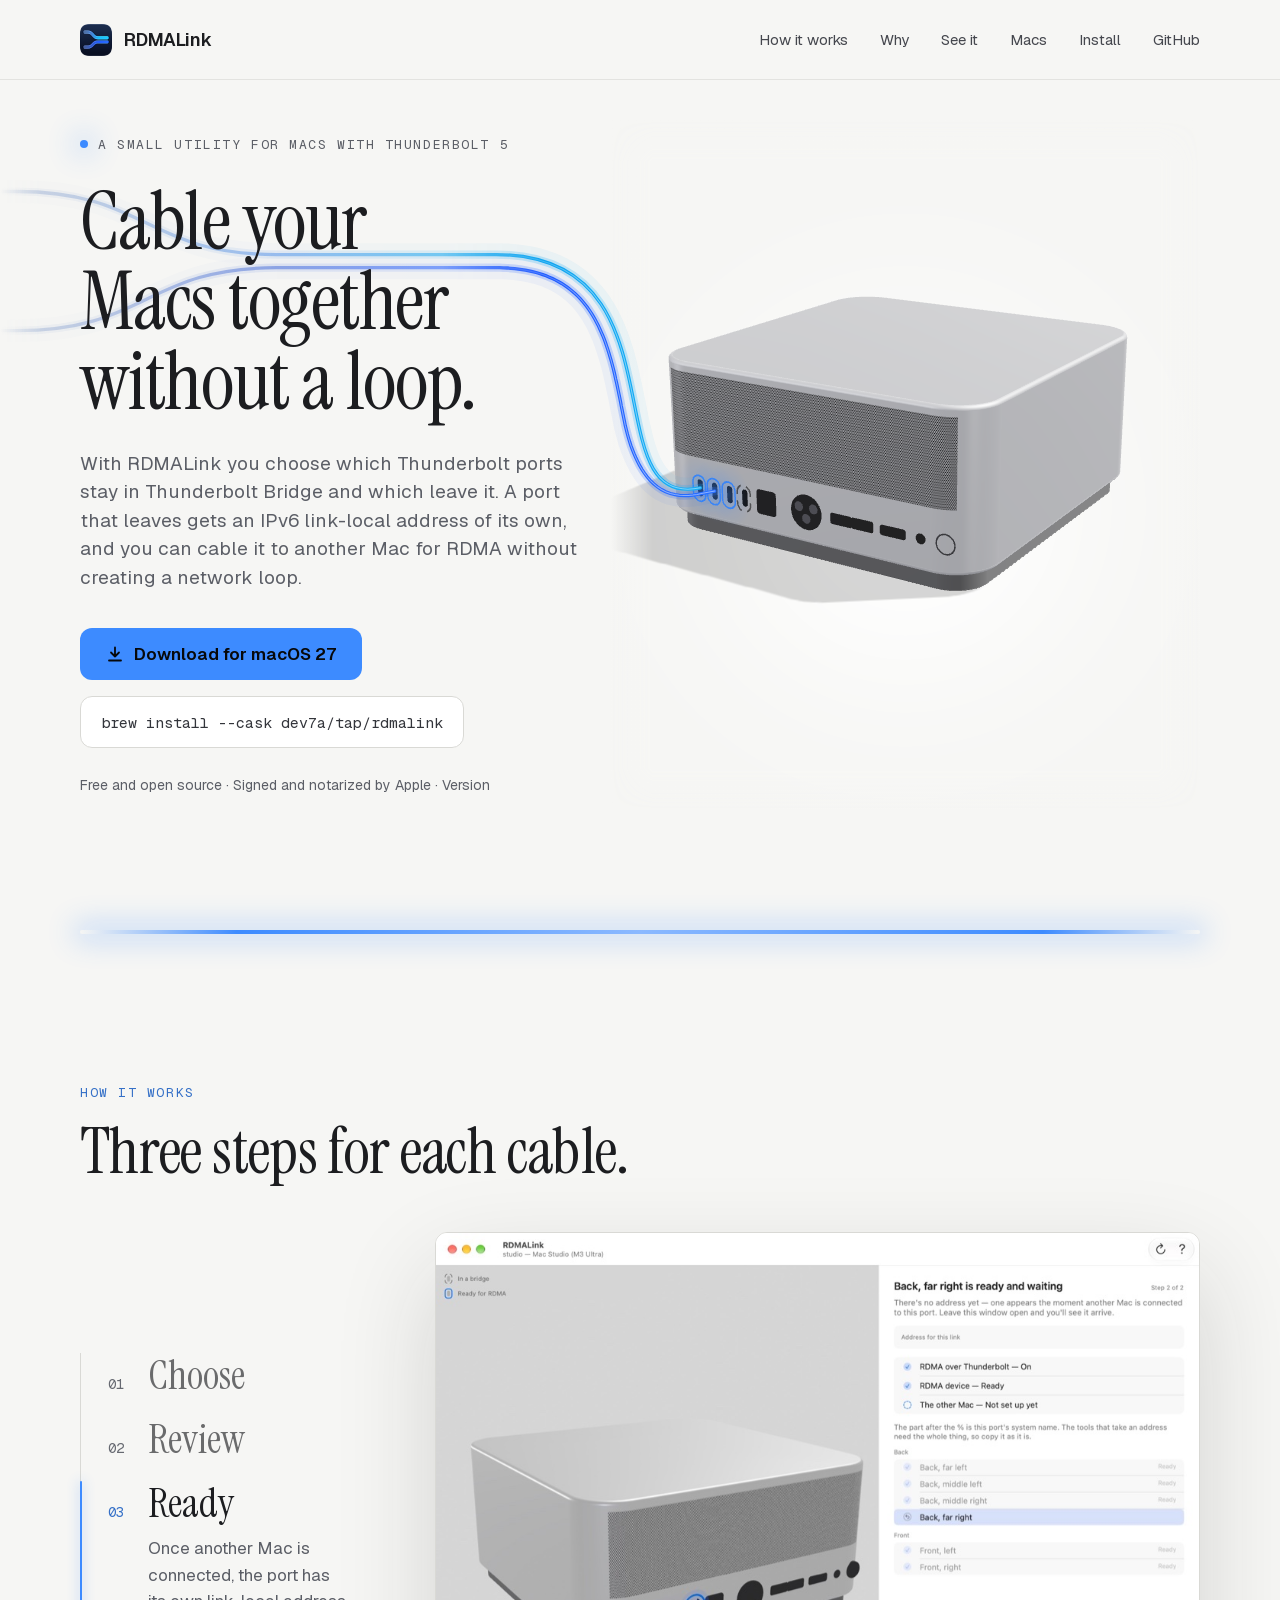
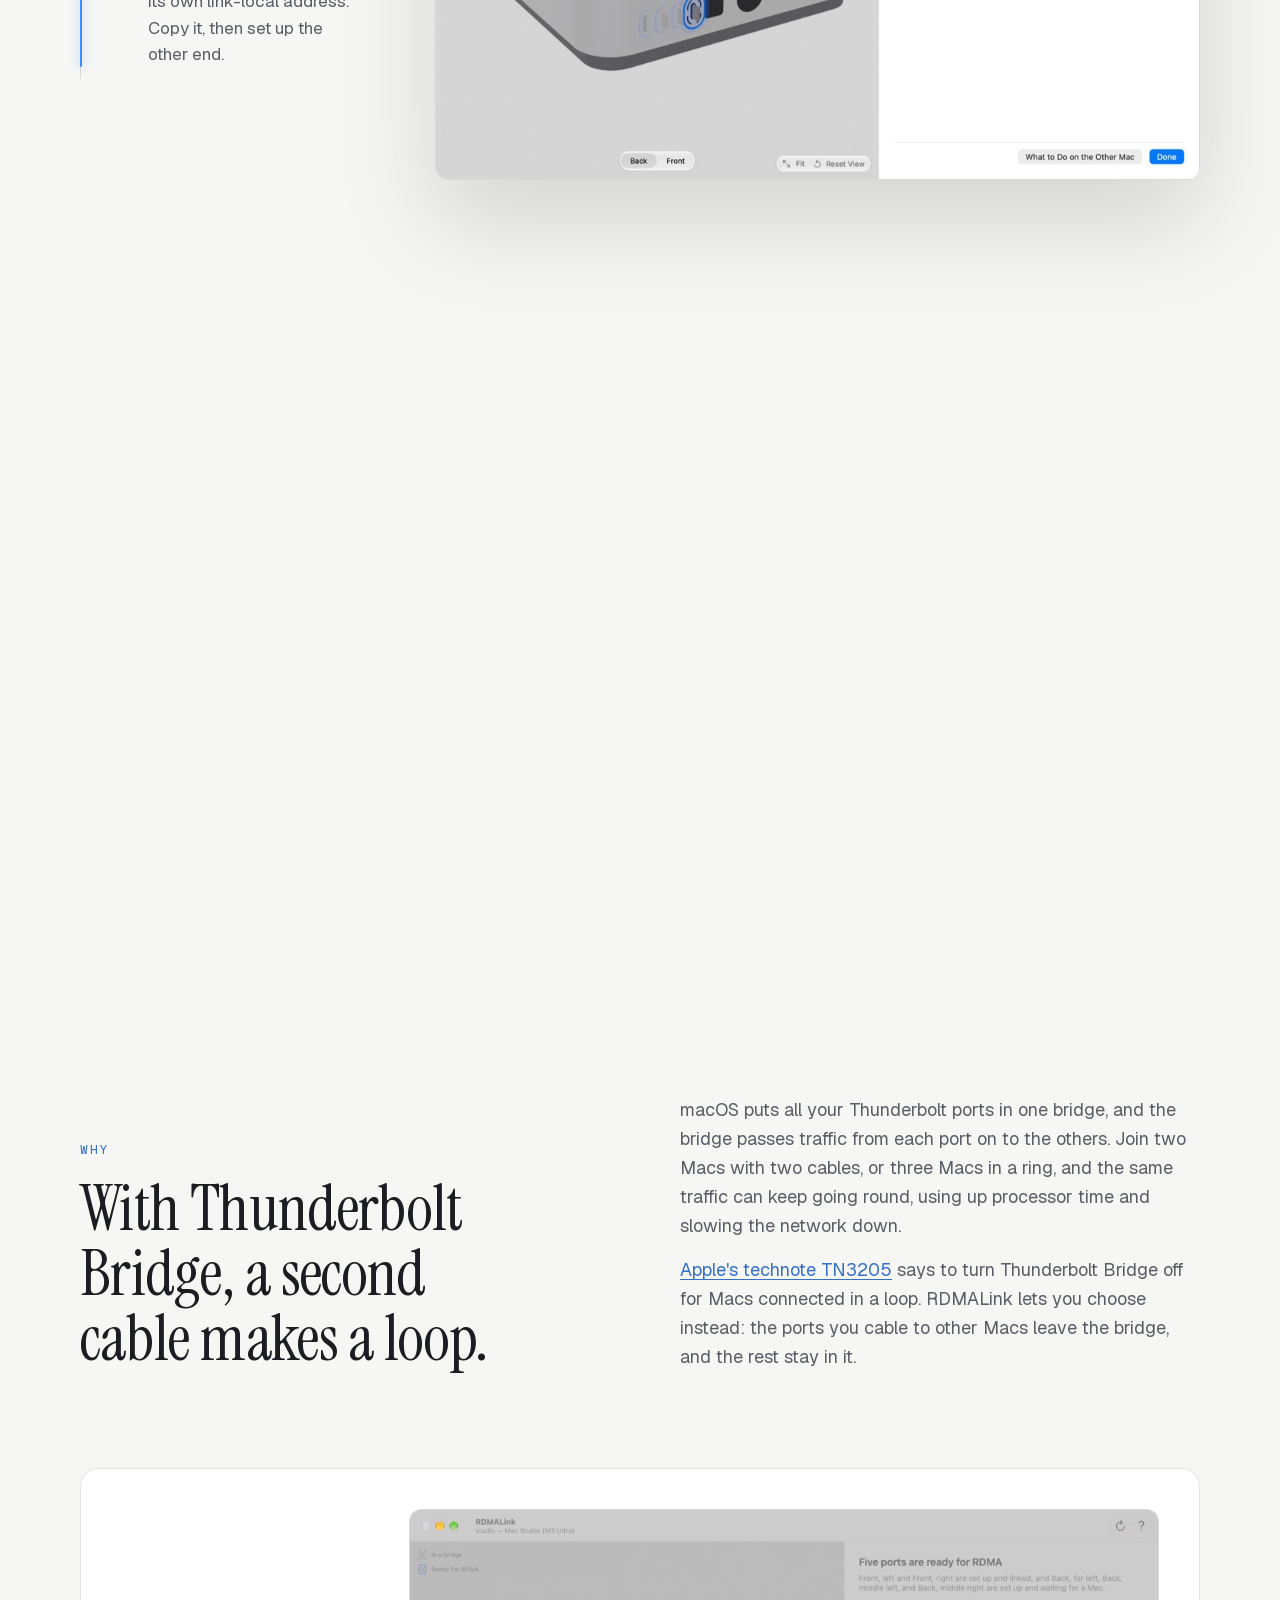
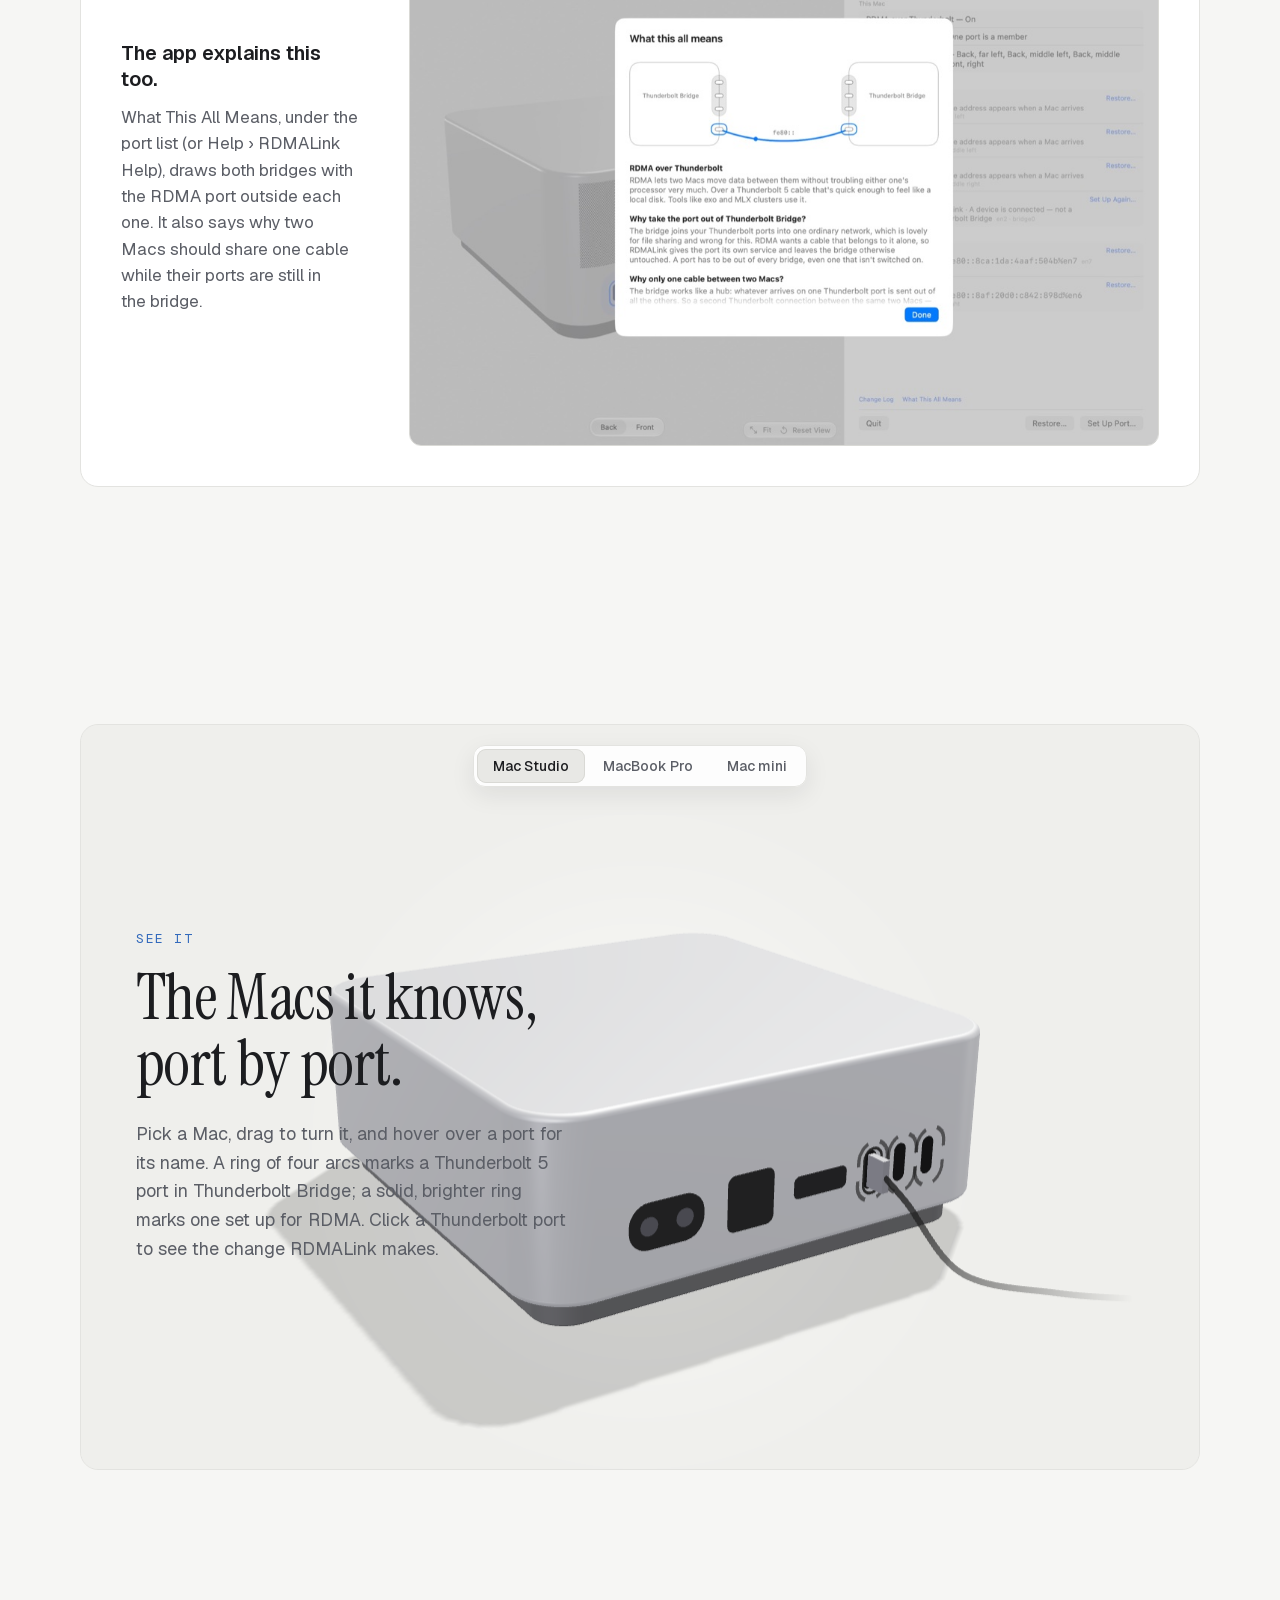
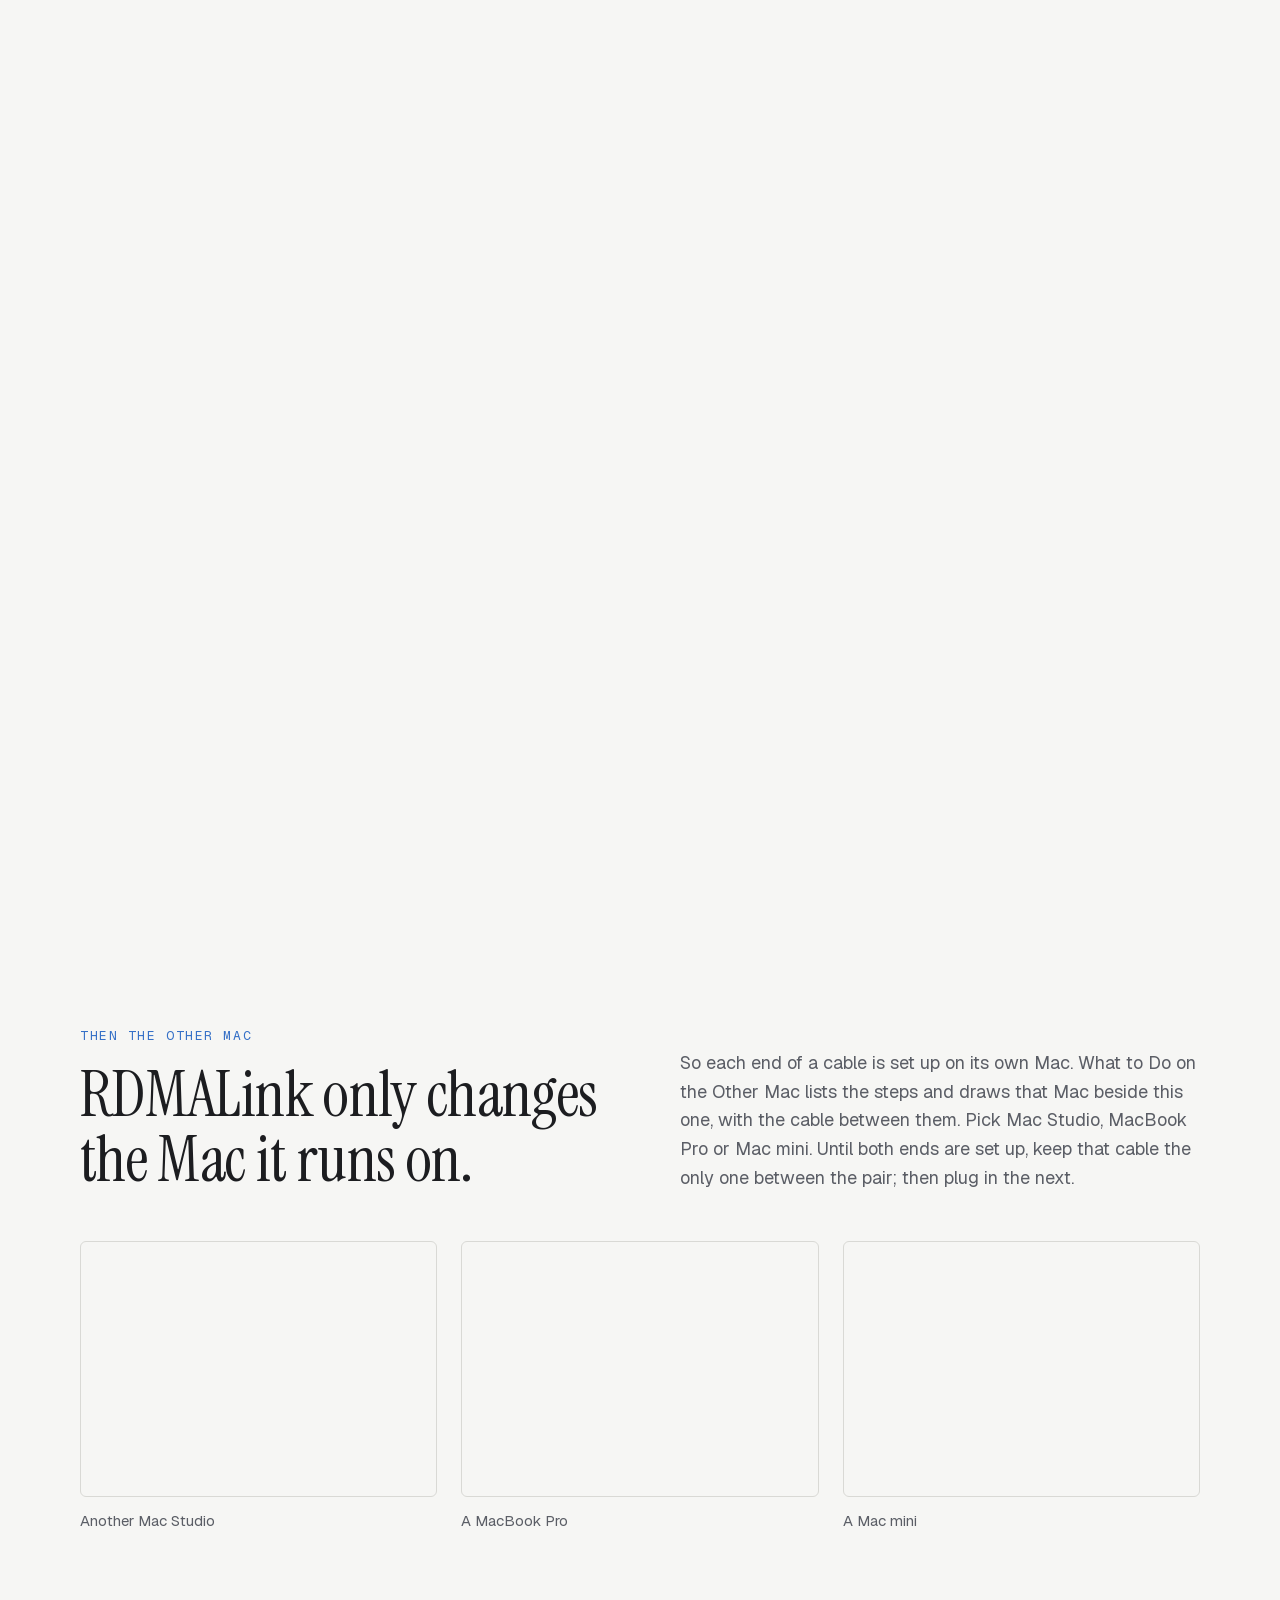
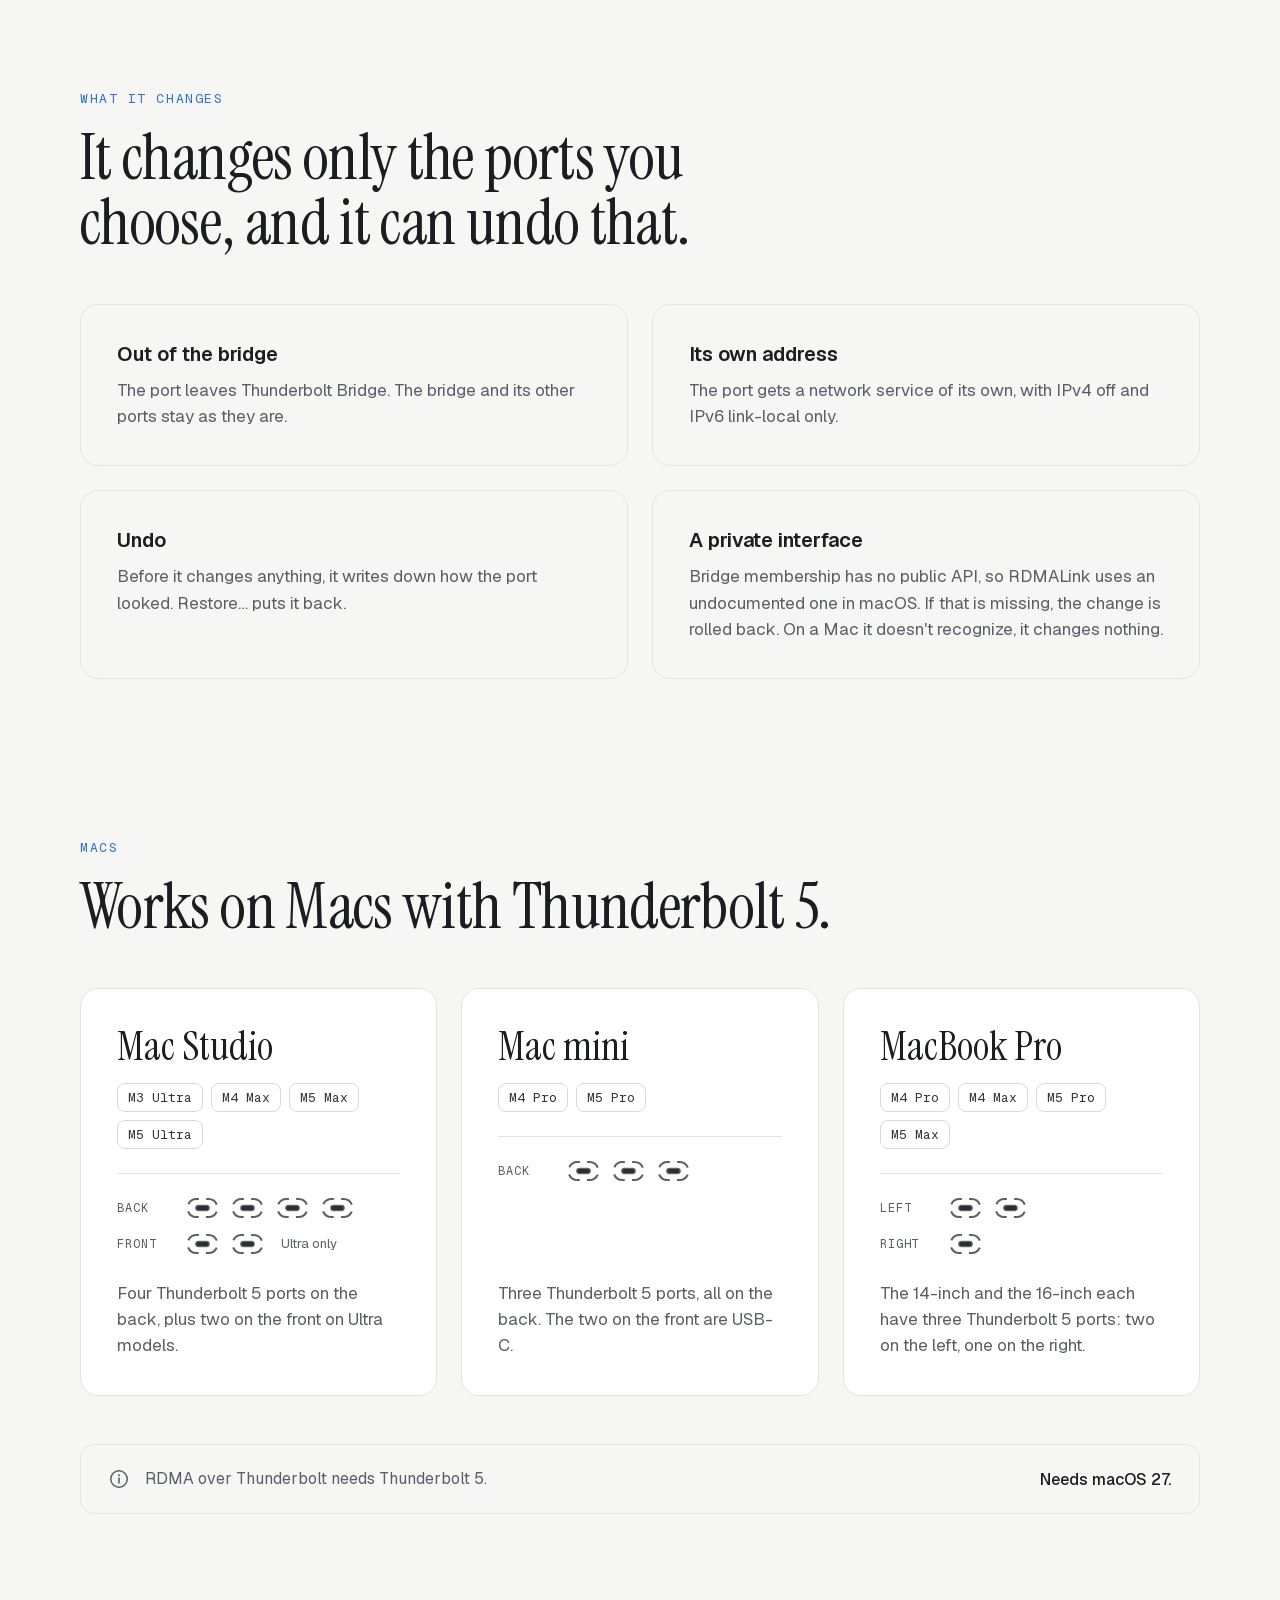
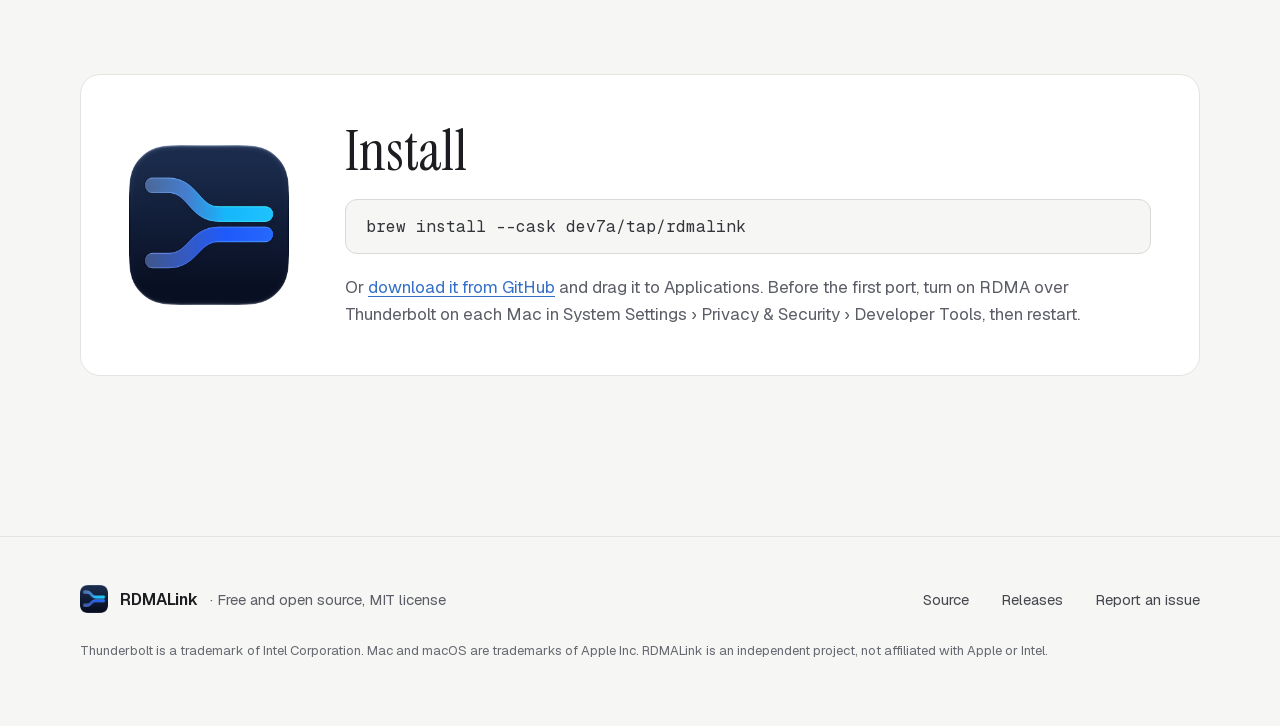
<file: site/src/index.html>
<!doctype html>
<html lang="en">
<head>
<meta charset="utf-8">
<meta http-equiv="Content-Security-Policy" content="default-src 'self'; script-src 'self'; style-src 'self' 'unsafe-inline'; img-src 'self' data:; font-src 'self'; connect-src 'none'; object-src 'none'; base-uri 'none'; form-action 'none'">
<meta name="viewport" content="width=device-width, initial-scale=1">
<title>RDMALink: cable your Macs together without a loop</title>
<meta name="description" content="With RDMALink you choose which Thunderbolt ports stay in Thunderbolt Bridge and which leave it. A port that leaves gets an IPv6 link-local address of its own, and you can cable it to another Mac for RDMA without creating a network loop.">
<link rel="canonical" href="https://dev7a.github.io/rdmalink/">
<meta name="color-scheme" content="dark light">
<meta name="theme-color" content="#0f1012" media="(prefers-color-scheme: dark)">
<meta name="theme-color" content="#f6f6f4" media="(prefers-color-scheme: light)">
<link rel="icon" type="image/png" sizes="32x32" href="assets/icon-32.png">
<link rel="icon" type="image/png" sizes="512x512" href="assets/icon-512.png">
<link rel="apple-touch-icon" href="assets/icon-512.png">
<meta property="og:type" content="website">
<meta property="og:site_name" content="RDMALink">
<meta property="og:url" content="https://dev7a.github.io/rdmalink/">
<meta property="og:title" content="RDMALink: cable your Macs together without a loop">
<meta property="og:description" content="With RDMALink you choose which Thunderbolt ports stay in Thunderbolt Bridge and which leave it. A port that leaves gets an IPv6 link-local address of its own, and you can cable it to another Mac for RDMA without creating a network loop.">
<meta property="og:image" content="https://dev7a.github.io/rdmalink/assets/shots/hub-dark.jpg">
<meta property="og:image:type" content="image/jpeg">
<meta property="og:image:width" content="2000">
<meta property="og:image:height" content="1433">
<meta property="og:image:alt" content="The RDMALink window on a Mac Studio: the back of the Mac in 3D with its Thunderbolt ports ringed, and under the heading “Five ports are ready for RDMA”, a list of every port and its state.">
<meta name="twitter:card" content="summary_large_image">
<meta name="twitter:title" content="RDMALink: cable your Macs together without a loop">
<meta name="twitter:description" content="With RDMALink you choose which Thunderbolt ports stay in Thunderbolt Bridge and which leave it. A port that leaves gets an IPv6 link-local address of its own, and you can cable it to another Mac for RDMA without creating a network loop.">
<meta name="twitter:image" content="https://dev7a.github.io/rdmalink/assets/shots/hub-dark.jpg">
<meta name="twitter:image:alt" content="The RDMALink window on a Mac Studio: the back of the Mac in 3D with its Thunderbolt ports ringed, and under the heading “Five ports are ready for RDMA”, a list of every port and its state.">
<link rel="preload" href="assets/fonts/instrument-serif-latin.woff2" as="font" type="font/woff2" crossorigin>
<link rel="preload" href="assets/fonts/geist-latin.woff2" as="font" type="font/woff2" crossorigin>
<link rel="preload" href="assets/fonts/geist-mono-latin.woff2" as="font" type="font/woff2" crossorigin>
<link rel="stylesheet" href="styles.css">
<script src="motion.js"></script>
<script src="site.js" defer></script>
<script src="mac-scene.js" defer></script>
<script src="hero.js" defer></script>
<script src="why3d.js" defer></script>
<script src="viewer.js" defer></script>
</head>
<body>

<header class="site-header">
<div class="wrap">
<div class="bar">
<a class="brand" href="#top"><img src="assets/icon-64.png" alt="" width="32" height="32"><span>RDMALink</span></a>
<a class="gh-top" href="https://github.com/dev7a/rdmalink">GitHub</a>
<nav class="nav" aria-label="Sections">
<a href="#how">How it works</a>
<a href="#why">Why</a>
<a href="#see">See it</a>
<a href="#macs">Macs</a>
<a href="#install">Install</a>
<a class="gh-nav" href="https://github.com/dev7a/rdmalink">GitHub</a>
</nav>
</div>
</div>
</header>

<main>

<section id="top" class="hero wrap">
<div class="hero-copy">
<div class="hero-eyebrow"><span class="dot" aria-hidden="true"></span><span>A small utility for Macs with Thunderbolt 5</span></div>
<div class="hero-title">
<svg class="hero-lanes" viewBox="0 0 1440 440" preserveAspectRatio="xMidYMid slice" aria-hidden="true">
<defs>
<linearGradient id="lanes-a" gradientUnits="userSpaceOnUse" x1="0" y1="0" x2="1440" y2="0"><stop offset="0" class="ls-dim ls-off"></stop><stop offset="0.06" class="ls-dim"></stop><stop offset="0.3" class="ls-a-mid"></stop><stop offset="0.5" class="ls-a-hi ls-under"></stop><stop offset="0.8" class="ls-a-hi"></stop><stop offset="0.9" class="ls-a-end"></stop><stop offset="1" class="ls-a-end ls-off"></stop></linearGradient>
<linearGradient id="lanes-b" gradientUnits="userSpaceOnUse" x1="0" y1="0" x2="1440" y2="0"><stop offset="0" class="ls-dim ls-off"></stop><stop offset="0.06" class="ls-dim"></stop><stop offset="0.3" class="ls-b-mid"></stop><stop offset="0.5" class="ls-b-hi ls-under"></stop><stop offset="0.8" class="ls-b-hi"></stop><stop offset="0.9" class="ls-b-end"></stop><stop offset="1" class="ls-b-end ls-off"></stop></linearGradient>
<linearGradient id="lanes-core" gradientUnits="userSpaceOnUse" x1="0" y1="0" x2="1440" y2="0"><stop offset="0.5" class="ls-core ls-off"></stop><stop offset="0.8" class="ls-core"></stop><stop offset="0.9" class="ls-core"></stop><stop offset="1" class="ls-core ls-off"></stop></linearGradient>
<linearGradient id="lanes-pulse" gradientUnits="userSpaceOnUse" x1="0" y1="0" x2="360" y2="0"><stop offset="0" class="ls-pulse ls-off"></stop><stop offset="0.5" class="ls-pulse"></stop><stop offset="1" class="ls-pulse ls-off"></stop></linearGradient>
</defs>
<g class="lane-halo"><path class="lane-a" d="M0 80H90C350 80 350 212 610 212H1440" pathLength="1"></path><path class="lane-b" d="M0 360H90C350 360 350 228 610 228H1440" pathLength="1"></path></g>
<g class="lane-glow"><path class="lane-a" d="M0 80H90C350 80 350 212 610 212H1440" pathLength="1"></path><path class="lane-b" d="M0 360H90C350 360 350 228 610 228H1440" pathLength="1"></path></g>
<g class="lane-body"><path class="lane-a" d="M0 80H90C350 80 350 212 610 212H1440" pathLength="1"></path><path class="lane-b" d="M0 360H90C350 360 350 228 610 228H1440" pathLength="1"></path></g>
<g class="lane-core"><path class="lane-a" d="M0 80H90C350 80 350 212 610 212H1440" pathLength="1"></path><path class="lane-b" d="M0 360H90C350 360 350 228 610 228H1440" pathLength="1"></path></g>
<g class="lane-pulse"><path class="pulse-glow" d="M0 212H360M0 228H360"></path><path class="pulse-core" d="M0 212H360M0 228H360"></path></g>
</svg>
<h1>Cable your Macs together without a&#160;loop.</h1>
</div>
<p class="hero-lede">With RDMALink you choose which Thunderbolt ports stay in Thunderbolt Bridge and which leave it. A port that leaves gets an IPv6 link-local address of its own, and you can cable it to another Mac for RDMA without creating a network loop.</p>
<div class="cta">
<a class="download" href="https://github.com/dev7a/rdmalink/releases/latest">
<svg width="18" height="18" viewBox="0 0 18 18" fill="none" aria-hidden="true"><path d="M9 2.5v9m0 0L5 7.5m4 4 4-4M3 15.5h12" stroke="#07080a" stroke-width="1.8" stroke-linecap="round" stroke-linejoin="round"></path></svg>
<span>Download for macOS 27</span>
</a>
<code class="cmd">brew install --cask dev7a/tap/rdmalink</code>
</div>
<p class="hero-meta">Free and open source · Signed and notarized by Apple · Version <!-- build:version --></p>
</div>
<div class="hero-stage" aria-hidden="true" data-three-src="assets/vendor/three.r128.min.js"><canvas class="hero-canvas"></canvas></div>
<svg class="hero-link" aria-hidden="true" focusable="false">
<defs>
<linearGradient id="link-a" gradientUnits="userSpaceOnUse"><stop class="ls-dim ls-off"></stop><stop class="ls-dim"></stop><stop class="ls-a-mid ls-under"></stop><stop class="ls-a-hi ls-under"></stop><stop class="ls-a-hi"></stop><stop class="ls-a-end"></stop></linearGradient>
<linearGradient id="link-b" gradientUnits="userSpaceOnUse"><stop class="ls-dim ls-off"></stop><stop class="ls-dim"></stop><stop class="ls-b-mid ls-under"></stop><stop class="ls-b-hi ls-under"></stop><stop class="ls-b-hi"></stop><stop class="ls-b-end"></stop></linearGradient>
<linearGradient id="link-core" gradientUnits="userSpaceOnUse"><stop class="ls-core ls-off"></stop><stop class="ls-core ls-off"></stop><stop class="ls-core ls-off"></stop><stop class="ls-core ls-off"></stop><stop class="ls-core"></stop><stop class="ls-core"></stop></linearGradient>
</defs>
<g class="lane-halo"><path class="lane-a" pathLength="1"></path><path class="lane-b" pathLength="1"></path></g>
<g class="lane-glow"><path class="lane-a" pathLength="1"></path><path class="lane-b" pathLength="1"></path></g>
<g class="lane-body"><path class="lane-a" pathLength="1"></path><path class="lane-b" pathLength="1"></path></g>
<g class="lane-core"><path class="lane-a" pathLength="1"></path><path class="lane-b" pathLength="1"></path></g>
<g class="link-pulse pulse-1"><path class="lane-a" pathLength="1"></path><path class="lane-b" pathLength="1"></path></g>
<g class="link-pulse pulse-2"><path class="lane-a" pathLength="1"></path><path class="lane-b" pathLength="1"></path></g>
<g class="link-pulse pulse-3"><path class="lane-a" pathLength="1"></path><path class="lane-b" pathLength="1"></path></g>
<g class="link-pulse pulse-4"><path class="lane-a" pathLength="1"></path><path class="lane-b" pathLength="1"></path></g>
</svg>
</section>

<div class="wrap"><div class="beam" aria-hidden="true"></div></div>

<section id="how" class="section how wrap" aria-labelledby="how-title">
<div class="how-stage">
<div class="head" data-reveal>
<div class="eyebrow">How it works</div>
<h2 class="h2" id="how-title">Three steps for each cable.</h2>
</div>
<div class="grid-3">
<article class="step panel" data-reveal>
<picture>
<source media="(prefers-color-scheme: light)" srcset="assets/shots/1000/choose-light.jpg 1000w, assets/shots/choose-light.jpg 2000w" sizes="(min-width: 1200px) and (min-height: 560px) and (min-aspect-ratio: 1/1) 900px, (min-width: 1024px) and (min-height: 560px) and (min-aspect-ratio: 1/1) 60vw, (min-width: 1200px) 410px, (min-width: 1024px) 30vw, calc(100vw - 60px)">
<img class="shot" src="assets/shots/choose-dark.jpg" srcset="assets/shots/1000/choose-dark.jpg 1000w, assets/shots/choose-dark.jpg 2000w" sizes="(min-width: 1200px) and (min-height: 560px) and (min-aspect-ratio: 1/1) 900px, (min-width: 1024px) and (min-height: 560px) and (min-aspect-ratio: 1/1) 60vw, (min-width: 1200px) 410px, (min-width: 1024px) 30vw, calc(100vw - 60px)" width="2000" height="1433" alt="Step 1 of 3, “Which port should carry RDMA?”: the Mac Studio in 3D beside a list of its ports, with Identify Port… above the list." decoding="async">
</picture>
<div class="step-text">
<div class="step-title"><span class="step-num">01</span><h3>Choose</h3></div>
<p>Click the port on the picture of your Mac, or pick it from the list. Identify Port… finds the one your cable is in.</p>
</div>
</article>
<article class="step panel" data-reveal>
<picture>
<source media="(prefers-color-scheme: light)" srcset="assets/shots/1000/review-light.jpg 1000w, assets/shots/review-light.jpg 2000w" sizes="(min-width: 1200px) and (min-height: 560px) and (min-aspect-ratio: 1/1) 900px, (min-width: 1024px) and (min-height: 560px) and (min-aspect-ratio: 1/1) 60vw, (min-width: 1200px) 410px, (min-width: 1024px) 30vw, calc(100vw - 60px)">
<img class="shot" src="assets/shots/review-dark.jpg" srcset="assets/shots/1000/review-dark.jpg 1000w, assets/shots/review-dark.jpg 2000w" sizes="(min-width: 1200px) and (min-height: 560px) and (min-aspect-ratio: 1/1) 900px, (min-width: 1024px) and (min-height: 560px) and (min-aspect-ratio: 1/1) 60vw, (min-width: 1200px) 410px, (min-width: 1024px) 30vw, calc(100vw - 60px)" width="2000" height="1433" alt="“Here's what will change” for one port: save how to undo this, leave Thunderbolt Bridge, get its own network service, and turn IPv4 off with IPv6 link-local only, each with its before and after, above the Set Up Port button." loading="lazy" decoding="async">
</picture>
<div class="step-text">
<div class="step-title"><span class="step-num">02</span><h3>Review</h3></div>
<p>Every change with its before and after. Set Up Port asks for an administrator's password once.</p>
</div>
</article>
<article class="step panel" data-reveal>
<picture>
<source media="(prefers-color-scheme: light)" srcset="assets/shots/1000/ready-light.jpg 1000w, assets/shots/ready-light.jpg 2000w" sizes="(min-width: 1200px) and (min-height: 560px) and (min-aspect-ratio: 1/1) 900px, (min-width: 1024px) and (min-height: 560px) and (min-aspect-ratio: 1/1) 60vw, (min-width: 1200px) 410px, (min-width: 1024px) 30vw, calc(100vw - 60px)">
<img class="shot" src="assets/shots/ready-dark.jpg" srcset="assets/shots/1000/ready-dark.jpg 1000w, assets/shots/ready-dark.jpg 2000w" sizes="(min-width: 1200px) and (min-height: 560px) and (min-aspect-ratio: 1/1) 900px, (min-width: 1024px) and (min-height: 560px) and (min-aspect-ratio: 1/1) 60vw, (min-width: 1200px) 410px, (min-width: 1024px) 30vw, calc(100vw - 60px)" width="2000" height="1433" alt="“Back, far right is ready and waiting”: a checklist with RDMA over Thunderbolt on, the RDMA device ready and the other Mac not set up yet, and the What to Do on the Other Mac button." loading="lazy" decoding="async">
</picture>
<div class="step-text">
<div class="step-title"><span class="step-num">03</span><h3>Ready</h3></div>
<p>Once another Mac is connected, the port has its own link-local address. Copy it, then set up the other end.</p>
</div>
</article>
</div>
</div>
</section>

<section id="why" class="section wrap" data-paused="false" data-three-src="assets/vendor/three.r128.min.js" aria-labelledby="why-title">
<div class="intro">
<div class="head" data-reveal>
<div class="eyebrow">Why</div>
<h2 class="h2" id="why-title">With Thunderbolt Bridge, a second cable makes a loop.</h2>
</div>
<div class="leads" data-reveal>
<p class="lead">macOS puts all your Thunderbolt ports in one bridge, and the bridge passes traffic from each port on to the others. Join two Macs with two cables, or three Macs in a ring, and the same traffic can keep going round, using up processor time and slowing the network down.</p>
<p class="lead"><a class="accent-link" href="https://developer.apple.com/documentation/technotes/tn3205-low-latency-communication-with-rdma-over-thunderbolt">Apple's technote TN3205</a> says to turn Thunderbolt Bridge off for Macs connected in a loop. RDMALink lets you choose instead: the ports you cable to other Macs leave the bridge, and the rest stay in it.</p>
</div>
</div>
<div class="why-figs" data-reveal>
<!-- build:why-bridge -->
<!-- build:why-rdmalink -->
</div>
<figure class="explainer panel" data-reveal>
<figcaption class="explainer-text">
<span class="explainer-title">The app explains this too.</span>
<span class="explainer-body">What This All Means, under the port list (or Help › RDMALink Help), draws both bridges with the RDMA port outside each one. It also says why two Macs should share one cable while their ports are still in the bridge.</span>
</figcaption>
<picture>
<source media="(prefers-color-scheme: light)" srcset="assets/shots/1000/explainer-light.jpg 1000w, assets/shots/explainer-light.jpg 2000w" sizes="(min-width: 1200px) 840px, (min-width: 900px) 56vw, calc(100vw - 68px)">
<img class="shot" src="assets/shots/explainer-dark.jpg" srcset="assets/shots/1000/explainer-dark.jpg 1000w, assets/shots/explainer-dark.jpg 2000w" sizes="(min-width: 1200px) 840px, (min-width: 900px) 56vw, calc(100vw - 68px)" width="2000" height="1433" alt="The What This All Means sheet: two Macs, each with its Thunderbolt Bridge, joined by one cable between ports outside the bridges and labelled fe80::, above short answers about RDMA over Thunderbolt and the bridge." loading="lazy" decoding="async">
</picture>
</figure>
</section>

<section id="see" class="section wrap" aria-labelledby="see-title">
<div class="intro">
<div class="head" data-reveal>
<div class="eyebrow">See it</div>
<h2 class="h2" id="see-title">The Macs it knows, port by port.</h2>
</div>
<p class="lead" data-reveal>Pick a Mac, drag to turn it, and hover over a port for its name. A ring of four arcs marks a Thunderbolt 5 port in Thunderbolt Bridge; a solid, brighter ring marks one set up for RDMA. Click a Thunderbolt port to see the change RDMALink makes.</p>
</div>
<div class="viewer-block is-failed" data-reveal>
<div class="legend">
<span class="key"><svg width="26" height="16" viewBox="0 0 26 16" aria-hidden="true"><rect class="key-bridge" x="3" y="2" width="20" height="12" rx="6" fill="none" stroke-opacity="0.7" stroke-width="2" stroke-dasharray="8.59 4.83" stroke-dashoffset="7"></rect></svg>In Thunderbolt Bridge</span>
<span class="key"><svg width="26" height="16" viewBox="0 0 26 16" aria-hidden="true"><rect class="key-ready" x="3" y="2" width="20" height="12" rx="6" fill-opacity="0.16" stroke-width="2"></rect></svg>Ready for RDMA</span>
</div>
<div class="mv-root" id="viewer" data-three-src="assets/vendor/three.r128.min.js">
<div class="mv-picker" role="group" aria-label="Which Mac">
<button type="button" class="mv-seg" data-model="studio" aria-pressed="true">Mac Studio</button>
<button type="button" class="mv-seg" data-model="mbp" aria-pressed="false">MacBook Pro</button>
<button type="button" class="mv-seg" data-model="mini" aria-pressed="false">Mac mini</button>
</div>
<canvas class="mv-canvas" aria-hidden="true" role="application" aria-roledescription="3D view" aria-label="Mac Studio in 3D, with its ports. Drag, or use the left and right arrow keys, to turn it."></canvas>
<div class="mv-ports vh" role="group" aria-label="Mark a Thunderbolt port Ready for RDMA"></div>
<div class="mv-announce vh" role="status" aria-live="polite"></div>
<div class="mv-label" hidden><span class="mv-label-title"></span><span class="mv-label-sub"><span class="mv-label-dot"></span><span class="mv-label-text"></span></span></div>
<div class="mv-info mv-plate">
<div data-info="studio">
<div class="mv-info-title">Mac Studio <span><span class="mv-sep">· </span>M3 Ultra or M5 Ultra</span></div>
<div class="mv-info-sub">Six Thunderbolt 5 ports: four on the back, two on the front.</div>
</div>
<div data-info="mbp" hidden>
<div class="mv-info-title">MacBook Pro 14-inch <span><span class="mv-sep">· </span>M4 or M5, Pro or Max</span></div>
<div class="mv-info-sub">Three Thunderbolt 5 ports: two on the left, one on the right.</div>
</div>
<div data-info="mini" hidden>
<div class="mv-info-title">Mac mini <span><span class="mv-sep">· </span>M4 Pro or M5 Pro</span></div>
<div class="mv-info-sub">Three Thunderbolt 5 ports on the back. The two on the front are USB-C, not Thunderbolt.</div>
</div>
</div>
<div class="mv-legend mv-plate">
<div class="mv-keys">
<span class="key"><svg width="26" height="16" viewBox="0 0 26 16" aria-hidden="true"><rect class="key-bridge" x="3" y="2" width="20" height="12" rx="6" fill="none" stroke-opacity="0.7" stroke-width="2" stroke-dasharray="8.59 4.83" stroke-dashoffset="7"></rect></svg>In Thunderbolt Bridge</span>
<span class="key"><svg width="26" height="16" viewBox="0 0 26 16" aria-hidden="true"><rect class="key-ready" x="3" y="2" width="20" height="12" rx="6" fill-opacity="0.16" stroke-width="2"></rect></svg>Ready for RDMA</span>
</div>
<div class="mv-hint">Drag to turn · click a Thunderbolt port</div>
</div>
<div class="mv-hint-compact mv-plate"><span>Drag to turn · <span class="hint-tap">tap</span><span class="hint-click">click</span> a Thunderbolt port</span></div>
<div class="mv-fallback" hidden>
<picture>
<source media="(prefers-color-scheme: light)" srcset="assets/shots/1000/hub-light.jpg 1000w, assets/shots/hub-light.jpg 2000w" sizes="(min-width: 1200px) 1000px, 100vw">
<img class="shot" src="assets/shots/hub-dark.jpg" srcset="assets/shots/1000/hub-dark.jpg 1000w, assets/shots/hub-dark.jpg 2000w" sizes="(min-width: 1200px) 1000px, 100vw" width="2000" height="1433" alt="The RDMALink window on a Mac Studio: the back of the Mac in 3D with its Thunderbolt ports ringed, and under the heading “Five ports are ready for RDMA”, a list of every port and its state." loading="lazy" decoding="async">
</picture>
<p class="mv-fallback-text"></p>
</div>
<noscript>
<div class="mv-fallback">
<picture>
<source media="(prefers-color-scheme: light)" srcset="assets/shots/1000/hub-light.jpg 1000w, assets/shots/hub-light.jpg 2000w" sizes="(min-width: 1200px) 1000px, 100vw">
<img class="shot" src="assets/shots/hub-dark.jpg" srcset="assets/shots/1000/hub-dark.jpg 1000w, assets/shots/hub-dark.jpg 2000w" sizes="(min-width: 1200px) 1000px, 100vw" width="2000" height="1433" alt="The RDMALink window on a Mac Studio: the back of the Mac in 3D with its Thunderbolt ports ringed, and under the heading “Five ports are ready for RDMA”, a list of every port and its state." loading="lazy" decoding="async">
</picture>
<p>The 3D view could not start in this browser.</p>
</div>
</noscript>
</div>
</div>
</section>

<section id="other-mac" class="section other wrap" aria-labelledby="other-title">
<div class="intro">
<div class="head" data-reveal>
<div class="eyebrow">Then the other Mac</div>
<h2 class="h2" id="other-title">RDMALink only changes the Mac it runs on.</h2>
</div>
<p class="lead" data-reveal>So each end of a cable is set up on its own Mac. What to Do on the Other Mac lists the steps and draws that Mac beside this one, with the cable between them. Pick Mac Studio, MacBook Pro or Mac mini. Until both ends are set up, keep that cable the only one between the pair; then plug in the next.</p>
</div>
<div class="grid-3">
<figure class="other-shot" data-reveal>
<picture>
<source media="(prefers-color-scheme: light)" srcset="assets/shots/1000/other-mac-studio-light.jpg 1000w, assets/shots/other-mac-studio-light.jpg 2000w" sizes="(min-width: 1200px) 410px, (min-width: 1024px) 30vw, 100vw">
<img class="shot" src="assets/shots/other-mac-studio-dark.jpg" srcset="assets/shots/1000/other-mac-studio-dark.jpg 1000w, assets/shots/other-mac-studio-dark.jpg 2000w" sizes="(min-width: 1200px) 410px, (min-width: 1024px) 30vw, 100vw" width="2000" height="1433" alt="“Now the other Mac”, with a second Mac Studio drawn as a ghost, a cable to it from the chosen port, and the steps to follow over there." loading="lazy" decoding="async">
</picture>
<figcaption>Another Mac Studio</figcaption>
</figure>
<figure class="other-shot" data-reveal>
<picture>
<source media="(prefers-color-scheme: light)" srcset="assets/shots/1000/other-mac-macbookpro-light.jpg 1000w, assets/shots/other-mac-macbookpro-light.jpg 2000w" sizes="(min-width: 1200px) 410px, (min-width: 1024px) 30vw, 100vw">
<img class="shot" src="assets/shots/other-mac-macbookpro-dark.jpg" srcset="assets/shots/1000/other-mac-macbookpro-dark.jpg 1000w, assets/shots/other-mac-macbookpro-dark.jpg 2000w" sizes="(min-width: 1200px) 410px, (min-width: 1024px) 30vw, 100vw" width="2000" height="1433" alt="“Now the other Mac”, with a MacBook Pro drawn as a ghost, a cable to it from the chosen port, and the steps to follow over there." loading="lazy" decoding="async">
</picture>
<figcaption>A MacBook Pro</figcaption>
</figure>
<figure class="other-shot" data-reveal>
<picture>
<source media="(prefers-color-scheme: light)" srcset="assets/shots/1000/other-mac-mini-light.jpg 1000w, assets/shots/other-mac-mini-light.jpg 2000w" sizes="(min-width: 1200px) 410px, (min-width: 1024px) 30vw, 100vw">
<img class="shot" src="assets/shots/other-mac-mini-dark.jpg" srcset="assets/shots/1000/other-mac-mini-dark.jpg 1000w, assets/shots/other-mac-mini-dark.jpg 2000w" sizes="(min-width: 1200px) 410px, (min-width: 1024px) 30vw, 100vw" width="2000" height="1433" alt="“Now the other Mac”, with a Mac mini drawn as a ghost, a cable to it from the chosen port, and the steps to follow over there." loading="lazy" decoding="async">
</picture>
<figcaption>A Mac mini</figcaption>
</figure>
</div>
</section>

<section id="changes" class="section changes wrap" aria-labelledby="changes-title">
<div class="head" data-reveal>
<div class="eyebrow">What it changes</div>
<h2 class="h2" id="changes-title">It changes only the ports you choose, and it can undo that.</h2>
</div>
<div class="grid-2">
<article class="change" data-reveal>
<h3>Out of the bridge</h3>
<p>The port leaves Thunderbolt Bridge. The bridge and its other ports stay as they are.</p>
</article>
<article class="change" data-reveal>
<h3>Its own address</h3>
<p>The port gets a network service of its own, with IPv4 off and IPv6 link-local only.</p>
</article>
<article class="change" data-reveal>
<h3>Undo</h3>
<p>Before it changes anything, it writes down how the port looked. Restore… puts it back.</p>
</article>
<article class="change" data-reveal>
<h3>A private interface</h3>
<p>Bridge membership has no public API, so RDMALink uses an undocumented one in macOS. If that is missing, the change is rolled back. On a Mac it doesn't recognize, it changes nothing.</p>
</article>
</div>
</section>

<section id="macs" class="section macs wrap" aria-labelledby="macs-title">
<div class="head" data-reveal>
<div class="eyebrow">Macs</div>
<h2 class="h2" id="macs-title">Works on Macs with Thunderbolt 5.</h2>
</div>
<div class="grid-3">
<article class="mac panel" data-reveal>
<div class="mac-head">
<h3>Mac Studio</h3>
<ul class="chips" aria-label="Chips">
<li>M3 Ultra</li>
<li>M4 Max</li>
<li>M5 Max</li>
<li>M5 Ultra</li>
</ul>
</div>
<div class="mac-ports" aria-hidden="true">
<div class="port-row">
<span class="port-side">Back</span>
<span class="port-chips">
<svg class="port-chip" width="39" height="24" viewBox="0 0 26 16"><rect class="chip-ring" x="3" y="2" width="20" height="12" rx="6" fill="none" stroke-opacity="0.7" stroke-width="1.4" stroke-dasharray="8.59 4.83" stroke-dashoffset="7"></rect><rect class="chip-port" x="8.5" y="6.25" width="9" height="3.5" rx="1.75" stroke-width="0.7"></rect></svg>
<svg class="port-chip" width="39" height="24" viewBox="0 0 26 16"><rect class="chip-ring" x="3" y="2" width="20" height="12" rx="6" fill="none" stroke-opacity="0.7" stroke-width="1.4" stroke-dasharray="8.59 4.83" stroke-dashoffset="7"></rect><rect class="chip-port" x="8.5" y="6.25" width="9" height="3.5" rx="1.75" stroke-width="0.7"></rect></svg>
<svg class="port-chip" width="39" height="24" viewBox="0 0 26 16"><rect class="chip-ring" x="3" y="2" width="20" height="12" rx="6" fill="none" stroke-opacity="0.7" stroke-width="1.4" stroke-dasharray="8.59 4.83" stroke-dashoffset="7"></rect><rect class="chip-port" x="8.5" y="6.25" width="9" height="3.5" rx="1.75" stroke-width="0.7"></rect></svg>
<svg class="port-chip" width="39" height="24" viewBox="0 0 26 16"><rect class="chip-ring" x="3" y="2" width="20" height="12" rx="6" fill="none" stroke-opacity="0.7" stroke-width="1.4" stroke-dasharray="8.59 4.83" stroke-dashoffset="7"></rect><rect class="chip-port" x="8.5" y="6.25" width="9" height="3.5" rx="1.75" stroke-width="0.7"></rect></svg>
</span>
</div>
<div class="port-row">
<span class="port-side">Front</span>
<span class="port-chips">
<svg class="port-chip" width="39" height="24" viewBox="0 0 26 16"><rect class="chip-ring" x="3" y="2" width="20" height="12" rx="6" fill="none" stroke-opacity="0.7" stroke-width="1.4" stroke-dasharray="8.59 4.83" stroke-dashoffset="7"></rect><rect class="chip-port" x="8.5" y="6.25" width="9" height="3.5" rx="1.75" stroke-width="0.7"></rect></svg>
<svg class="port-chip" width="39" height="24" viewBox="0 0 26 16"><rect class="chip-ring" x="3" y="2" width="20" height="12" rx="6" fill="none" stroke-opacity="0.7" stroke-width="1.4" stroke-dasharray="8.59 4.83" stroke-dashoffset="7"></rect><rect class="chip-port" x="8.5" y="6.25" width="9" height="3.5" rx="1.75" stroke-width="0.7"></rect></svg>
</span>
<span class="port-note">Ultra only</span>
</div>
</div>
<p>Four Thunderbolt 5 ports on the back, plus two on the front on Ultra models.</p>
</article>
<article class="mac panel" data-reveal>
<div class="mac-head">
<h3>Mac mini</h3>
<ul class="chips" aria-label="Chips">
<li>M4 Pro</li>
<li>M5 Pro</li>
</ul>
</div>
<div class="mac-ports" aria-hidden="true">
<div class="port-row">
<span class="port-side">Back</span>
<span class="port-chips">
<svg class="port-chip" width="39" height="24" viewBox="0 0 26 16"><rect class="chip-ring" x="3" y="2" width="20" height="12" rx="6" fill="none" stroke-opacity="0.7" stroke-width="1.4" stroke-dasharray="8.59 4.83" stroke-dashoffset="7"></rect><rect class="chip-port" x="8.5" y="6.25" width="9" height="3.5" rx="1.75" stroke-width="0.7"></rect></svg>
<svg class="port-chip" width="39" height="24" viewBox="0 0 26 16"><rect class="chip-ring" x="3" y="2" width="20" height="12" rx="6" fill="none" stroke-opacity="0.7" stroke-width="1.4" stroke-dasharray="8.59 4.83" stroke-dashoffset="7"></rect><rect class="chip-port" x="8.5" y="6.25" width="9" height="3.5" rx="1.75" stroke-width="0.7"></rect></svg>
<svg class="port-chip" width="39" height="24" viewBox="0 0 26 16"><rect class="chip-ring" x="3" y="2" width="20" height="12" rx="6" fill="none" stroke-opacity="0.7" stroke-width="1.4" stroke-dasharray="8.59 4.83" stroke-dashoffset="7"></rect><rect class="chip-port" x="8.5" y="6.25" width="9" height="3.5" rx="1.75" stroke-width="0.7"></rect></svg>
</span>
</div>
</div>
<p>Three Thunderbolt 5 ports, all on the back. The two on the front are USB-C.</p>
</article>
<article class="mac panel" data-reveal>
<div class="mac-head">
<h3>MacBook Pro</h3>
<ul class="chips" aria-label="Chips">
<li>M4 Pro</li>
<li>M4 Max</li>
<li>M5 Pro</li>
<li>M5 Max</li>
</ul>
</div>
<div class="mac-ports" aria-hidden="true">
<div class="port-row">
<span class="port-side">Left</span>
<span class="port-chips">
<svg class="port-chip" width="39" height="24" viewBox="0 0 26 16"><rect class="chip-ring" x="3" y="2" width="20" height="12" rx="6" fill="none" stroke-opacity="0.7" stroke-width="1.4" stroke-dasharray="8.59 4.83" stroke-dashoffset="7"></rect><rect class="chip-port" x="8.5" y="6.25" width="9" height="3.5" rx="1.75" stroke-width="0.7"></rect></svg>
<svg class="port-chip" width="39" height="24" viewBox="0 0 26 16"><rect class="chip-ring" x="3" y="2" width="20" height="12" rx="6" fill="none" stroke-opacity="0.7" stroke-width="1.4" stroke-dasharray="8.59 4.83" stroke-dashoffset="7"></rect><rect class="chip-port" x="8.5" y="6.25" width="9" height="3.5" rx="1.75" stroke-width="0.7"></rect></svg>
</span>
</div>
<div class="port-row">
<span class="port-side">Right</span>
<span class="port-chips">
<svg class="port-chip" width="39" height="24" viewBox="0 0 26 16"><rect class="chip-ring" x="3" y="2" width="20" height="12" rx="6" fill="none" stroke-opacity="0.7" stroke-width="1.4" stroke-dasharray="8.59 4.83" stroke-dashoffset="7"></rect><rect class="chip-port" x="8.5" y="6.25" width="9" height="3.5" rx="1.75" stroke-width="0.7"></rect></svg>
</span>
</div>
</div>
<p>The 14-inch and the 16-inch each have three Thunderbolt 5 ports: two on the left, one on the right.</p>
</article>
</div>
<div class="req" data-reveal>
<svg width="20" height="20" viewBox="0 0 20 20" fill="none" aria-hidden="true"><circle class="req-icon-line" cx="10" cy="10" r="8.25" stroke-width="1.5"></circle><path class="req-icon-line" d="M10 9v5" stroke-width="1.6" stroke-linecap="round"></path><circle class="req-icon-dot" cx="10" cy="6.2" r="1"></circle></svg>
<div class="req-text">
<p>RDMA over Thunderbolt needs Thunderbolt 5.</p>
<p class="req-os">Needs macOS 27.</p>
</div>
</div>
</section>

<section id="install" class="section wrap" aria-labelledby="install-title">
<div class="install panel" data-reveal>
<img class="install-icon" src="assets/icon-512.png" alt="The RDMALink app icon." width="160" height="160" loading="lazy" decoding="async">
<div class="install-body">
<h2 id="install-title">Install</h2>
<code class="cmd">brew install --cask dev7a/tap/rdmalink</code>
<p>Or <a class="accent-link" href="https://github.com/dev7a/rdmalink/releases/latest">download it from GitHub</a> and drag it to Applications. Before the first port, turn on RDMA over Thunderbolt on each Mac in System Settings › Privacy &amp; Security › Developer Tools, then restart.</p>
</div>
</div>
</section>

</main>

<footer class="site-footer">
<div class="wrap footer-inner">
<div class="footer-row">
<div class="footer-brand">
<img src="assets/icon-64.png" alt="" width="28" height="28" loading="lazy" decoding="async">
<span class="footer-name">RDMALink</span>
<span class="footer-tag"><span class="footer-sep">· </span>Free and open source, MIT license</span>
</div>
<nav class="footer-nav" aria-label="Project">
<a href="https://github.com/dev7a/rdmalink">Source</a>
<a href="https://github.com/dev7a/rdmalink/releases">Releases</a>
<a href="https://github.com/dev7a/rdmalink/issues">Report an issue</a>
</nav>
</div>
<p class="footer-legal">Thunderbolt is a trademark of Intel Corporation. Mac and macOS are trademarks of Apple Inc. RDMALink is an independent project, not affiliated with Apple or Intel.</p>
</div>
</footer>

</body>
</html>
</file>
<file: site/src/styles.css>
/* RDMALink website.
   Ported from the design canvas: Main.dc.html (the desktop artboard, 1440 wide) and Mobile.dc.html (the phone
   artboard, 390 wide). At 1200 px and wider the page is the desktop artboard; at 480 px and narrower it is the
   phone artboard; in between every size runs from its phone value to its desktop value. Structural switches
   (two columns to one, the phone header) sit at 1199, 1023, 899 and 639 px.

   A size that runs from A on the phone to B on the desktop is calc(A + var(--fluid) * (B - A) / 720): --fluid
   is 0 at 480 px wide, 720px at 1200 px, and clamped outside. */

@font-face {
  font-family: 'Geist';
  src: url(assets/fonts/geist-latin.woff2) format('woff2');
  font-weight: 400 600;
  font-style: normal;
  font-display: swap;
}
@font-face {
  font-family: 'Geist Mono';
  src: url(assets/fonts/geist-mono-latin.woff2) format('woff2');
  font-weight: 400 500;
  font-style: normal;
  font-display: swap;
}
@font-face {
  font-family: 'Instrument Serif';
  src: url(assets/fonts/instrument-serif-latin.woff2) format('woff2');
  font-weight: 400;
  font-style: normal;
  font-display: swap;
}

:root {
  --fluid: clamp(0px, 100vw - 480px, 720px);
  --gutter: calc(16px + var(--fluid) * 64 / 720);          /* 16 → 80 */
  --section-top: calc(88px + var(--fluid) * 72 / 720);           /* 88 → 160 */
  --section-gap: calc(24px + var(--fluid) * 24 / 720);     /* 24 → 48 */

  --sans: 'Geist', ui-sans-serif, system-ui, sans-serif;
  --mono: 'Geist Mono', ui-monospace, monospace;
  --serif: 'Instrument Serif', Georgia, serif;

  /* The accent, #3d8bff, and what the canvas's renderVals() derives from it. Dark keeps the accent for text
     (5.7:1 on the ground). The Ready key's ring is the accent a step brighter, as the 3D viewer draws it:
     each channel * 0.82 + 255 * 0.18. The beam's middle is near white. */
  --accent: #3d8bff;
  --accent-text: #3d8bff;
  --accent-ring: rgb(96, 160, 255);
  --accent-glow: rgba(61, 139, 255, 0.45);
  --accent-clear: rgba(61, 139, 255, 0);
  --beam-middle: #dcebff;
  --glow: 0 0 calc(18px + var(--fluid) * 10 / 720) calc(4px + var(--fluid) * 2 / 720) var(--accent-glow);

  /* Dark, the default: the canvas's fallback values. */
  --site-bg: #0f1012;
  --site-text: #ececef;
  --site-heading: #f4f4f6;
  --site-title: #f2f2f4;
  --site-secondary: #a1a3aa;
  --site-muted: #8b8e96;
  --site-code: #dcdde2;
  --site-link: #c9cbd1;
  --site-link-hover: #ffffff;
  --site-focus: #8fb8ff;
  --site-line: #1f2125;
  --site-panel: #16171a;
  --site-panel-line: #23252a;
  --site-edge: #2a2c31;
  --site-code-bg: #17181b;
  --site-shot-shadow: 0 calc(24px + var(--fluid) * 24 / 720) calc(60px + var(--fluid) * 60 / 720) rgba(0, 0, 0, 0.6);
  --site-mac: #1f2125;
  --site-mac-line: #34363c;
  --site-bridge: rgba(255, 255, 255, 0.05);
  --site-bridge-line: #5a5d65;
  --site-loop: #ff9f0a;
  --site-loop-text: #ff9f0a;
  --site-spark: #ffffff;
  --site-port: #0b0c0d;
  --site-port-line: #6a6d75;
  --site-ink: #f5f5f5;

  /* The 3D viewer's frame, dark. */
  --mv-bg: #16171a;
  --mv-line: #23252a;
  --mv-text: #ececef;
  --mv-title: #f2f2f4;
  --mv-muted: #8b8e96;
  --mv-secondary: #a1a3aa;
  --mv-hint: #85888f;
  --mv-ink: #f5f5f5;
  --mv-glass: rgba(12, 13, 15, 0.8);
  --mv-glass-line: #2a2c31;
  --mv-glass-shadow: 0 10px 30px rgba(0, 0, 0, 0.35);
  --mv-label: rgba(12, 13, 15, 0.9);
  --mv-label-shadow: 0 10px 28px rgba(0, 0, 0, 0.5);
  --mv-plate: #1d1e22;
  --mv-plate-blend: darken;
  --mv-seg: #a1a3aa;
  --mv-seg-on: #f4f4f6;
  --mv-seg-on-bg: #2c2e34;
  --mv-seg-on-line: #3a3d44;
  --mv-seg-hover: #ececef;
  --mv-seg-hover-bg: rgba(255, 255, 255, 0.05);
  /* The hover label's sub-line and dot: Ready in the brighter accent, a Thunderbolt port near white,
     anything else grey. */
  --mv-sub: #a1a3aa;
  --mv-sub-ready: rgb(96, 160, 255);
  --mv-dot: #5b5e66;
  --mv-dot-tb: #e4e5e8;
  --mv-dot-ready: rgb(96, 160, 255);

  /* The hero's stage: the 3D scene's backdrop, the page's background at the rim and a lift in the middle. */
  --stage-edge: var(--site-bg);
  --stage-lift: #24262b;

  color-scheme: dark;
}

/* Light, matched to the 3D viewer's light frame. Text on the ground #f6f6f4 (the darkest thing it sits on;
   panels are #ffffff): #1c1d20 15.6:1, #5b5e66 6.0:1, links #45474e 8.6:1, code #33353b 11.3:1, #666971 5.1:1
   and 4.8:1 on the diagram's #efefec Macs. The loop orange #d46b00 holds 3.6:1 on the white panel; its count
   is #b35900, 4.8:1. On the light ground a white core reads as a hollow outline, so the diagrams drop it.
   Accent text is the accent darkened toward the ink, 5% at a time, until it holds 4.5:1 on the ground:
   rgb(53, 112, 199). The Ready key's ring holds 3:1 on the viewer's #efefec the same way: rgb(59, 133, 244).
   The beam's middle is the accent 40% of the way to white. */
@media (prefers-color-scheme: light) {
  :root {
    --accent-text: rgb(53, 112, 199);
    --accent-ring: rgb(59, 133, 244);
    --accent-glow: rgba(61, 139, 255, 0.3);
    --beam-middle: rgb(139, 185, 255);

    --site-bg: #f6f6f4;
    --site-text: #1c1d20;
    --site-heading: #1c1d20;
    --site-title: #1c1d20;
    --site-secondary: #5b5e66;
    --site-muted: #666971;
    --site-code: #33353b;
    --site-link: #45474e;
    --site-link-hover: #1c1d20;
    --site-focus: #1f63d6;
    --site-line: #e3e3e0;
    --site-panel: #ffffff;
    --site-panel-line: #e3e3e0;
    --site-edge: #d9d9d5;
    --site-code-bg: #ffffff;
    --site-shot-shadow: 0 calc(20px + var(--fluid) * 20 / 720) calc(50px + var(--fluid) * 50 / 720) rgba(28, 29, 32, 0.16);
    --site-mac: #efefec;
    --site-mac-line: #d0d0cc;
    --site-bridge: rgba(28, 29, 32, 0.05);
    --site-bridge-line: #8b8e96;
    --site-loop: #d46b00;
    --site-loop-text: #b35900;
    --site-spark: transparent;
    --site-port: #2c2e33;
    --site-port-line: #5b5e66;
    --site-ink: #1c1c1c;

    /* The viewer, light. The caption plate lightens only what is darker than it (see .mv-plate). On the
       plate, #4d5057 holds 4.87:1 at worst. The label's Ready text holds 4.5:1 on the label's white. */
    --mv-bg: #efefec;
    --mv-line: #e3e3e0;
    --mv-text: #1c1d20;
    --mv-title: #1c1d20;
    --mv-muted: #4d5057;
    --mv-secondary: #4d5057;
    --mv-hint: #4d5057;
    --mv-ink: #1c1c1c;
    --mv-glass: rgba(255, 255, 255, 0.86);
    --mv-glass-line: #e3e3e0;
    --mv-glass-shadow: 0 8px 24px rgba(28, 29, 32, 0.08);
    --mv-label: rgba(255, 255, 255, 0.97);
    --mv-label-shadow: 0 8px 24px rgba(28, 29, 32, 0.12);
    --mv-plate: #c9c9c6;
    --mv-plate-blend: lighten;
    --mv-seg: #5b5e66;
    --mv-seg-on: #1c1d20;
    --mv-seg-on-bg: #e8e8e5;
    --mv-seg-on-line: #d9d9d5;
    --mv-seg-hover: #1c1d20;
    --mv-seg-hover-bg: rgba(28, 29, 32, 0.05);
    --mv-sub: #5b5e66;
    --mv-sub-ready: rgb(53, 112, 199);
    --mv-dot: #a1a3aa;
    --mv-dot-tb: #1c1d20;
    --mv-dot-ready: rgb(59, 133, 244);

    --stage-lift: #ffffff;

    color-scheme: light;
  }
}

/* ---------- base ---------- */

*, *::before, *::after { box-sizing: border-box; }
[hidden] { display: none !important; }
html { -webkit-text-size-adjust: 100%; text-size-adjust: 100%; }
@media (prefers-reduced-motion: no-preference) { html { scroll-behavior: smooth; } }
body {
  margin: 0;
  background: var(--site-bg);
  color: var(--site-text);
  font-family: var(--sans);
  -webkit-font-smoothing: antialiased;
}
img, svg { display: block; }
picture { display: contents; }
picture > source { display: none; } /* or it becomes a flex or grid item of the picture's parent */
a { color: var(--site-link); text-decoration: none; }
a:where(:hover) { color: var(--site-link-hover); }
a:focus-visible { outline: 2px solid var(--site-focus); outline-offset: 3px; border-radius: 4px; }
p, h1, h2, h3, figure, ul { margin: 0; }
code { font: inherit; }
.vh {
  position: absolute; width: 1px; height: 1px; margin: -1px; padding: 0; border: 0;
  overflow: hidden; clip-path: inset(50%); white-space: nowrap;
}

.wrap {
  width: 100%;
  max-width: calc(1280px + 2 * var(--gutter));
  margin-inline: auto;
  padding-inline: var(--gutter);
}
.panel { background: var(--site-panel); border: 1px solid var(--site-panel-line); }
/* Links inside a paragraph are underlined: their colour alone differs from the text around them by only 1.3:1. */
.accent-link { color: var(--accent-text); text-decoration: underline; text-decoration-thickness: 1px; text-underline-offset: 3px; }
.accent-link:hover { text-decoration-thickness: 2px; }
.cmd {
  display: flex; align-items: center;
  border-radius: 12px; border: 1px solid var(--site-edge);
  font-family: var(--mono); color: var(--site-code);
  overflow-wrap: anywhere;
  -webkit-user-select: all; user-select: all;
}
.shot { width: 100%; height: auto; border: 1px solid var(--site-edge); }

/* ---------- header ---------- */

.site-header { border-bottom: 1px solid var(--site-line); }
.bar { height: 79px; display: flex; align-items: center; justify-content: space-between; gap: 24px; }  /* 80 with the border */
.brand { display: flex; align-items: center; gap: 12px; color: var(--site-title); }
.brand img { width: 32px; height: 32px; border-radius: 7px; }
.brand span { font-size: 18px; font-weight: 600; letter-spacing: -0.01em; }
.nav { display: flex; align-items: center; gap: 32px; font-size: 15px; }
.gh-top { display: none; }
@media (max-width: 899px) { .nav { gap: 20px; } }
@media (max-width: 639px) {
  .site-header .wrap { padding-bottom: 4px; }
  .bar { height: auto; flex-wrap: wrap; gap: 0; }
  .brand { height: 60px; gap: 10px; }
  .brand img { width: 28px; height: 28px; border-radius: 6px; }
  .brand span { font-size: 17px; letter-spacing: 0; }
  .gh-top { display: flex; align-items: center; min-height: 44px; font-size: 15px; }
  .nav { flex-basis: 100%; flex-wrap: wrap; justify-content: space-between; gap: 0 12px; }
  .nav a { min-height: 44px; display: flex; align-items: center; }
  .nav .gh-nav { display: none; }
}

/* ---------- hero ---------- */

.hero {
  padding-top: calc(48px + var(--fluid) * 48 / 720);       /* 48 → 96 */
  display: flex; flex-direction: column; align-items: center; text-align: center;
  gap: calc(22px + var(--fluid) * 6 / 720);               /* 22 → 28 */
}
.hero-eyebrow {
  display: flex; align-items: center; gap: 10px;
  font-family: var(--mono); font-size: 13px; letter-spacing: 0.12em; text-transform: uppercase;
  color: var(--site-secondary);
}
.dot { flex-shrink: 0; width: 8px; height: 8px; border-radius: 4px; background: var(--accent); box-shadow: var(--glow); }
.hero h1 {
  max-width: 1100px;
  font-family: var(--serif); font-weight: 400;
  font-size: calc(54px + var(--fluid) * 46 / 720);         /* 54 → 100 */
  line-height: 0.98; letter-spacing: -0.015em; text-wrap: balance;
  color: var(--site-heading);
}
.hero-lede {
  max-width: 780px;
  font-size: calc(18px + var(--fluid) * 3 / 720);         /* 18 → 21 */
  line-height: 1.5;
  color: var(--site-secondary);
}
.cta { display: flex; flex-wrap: wrap; align-items: center; justify-content: center; gap: 16px; margin-top: 8px; }
.download {
  height: 52px; padding: 0 26px;
  display: flex; align-items: center; justify-content: center; gap: 10px;
  border-radius: 12px; background: var(--accent); color: #07080a;
  font-size: 17px; font-weight: 600;
}
.download:hover { color: #07080a; }
.download:focus-visible { outline-offset: 3px; border-radius: 12px; }
.hero .cmd { height: 52px; padding: 0 20px; background: var(--site-code-bg); font-size: 15px; }
.hero-meta { font-size: 14px; color: var(--site-secondary); text-wrap: balance; }
@media (max-width: 639px) {
  .hero { align-items: stretch; text-align: left; }
  /* Main's longer eyebrow wraps below about 380 px: balance the two lines, and keep the dot on the first. */
  .hero-eyebrow { align-items: flex-start; gap: 8px; font-size: 11px; line-height: 14px; }
  .hero-eyebrow span:last-child { text-wrap: balance; }
  .dot { width: 7px; height: 7px; margin-top: 3.5px; }
  .cta { flex-direction: column; align-items: stretch; gap: inherit; margin-top: 0; }
  .hero .cmd { height: auto; padding: 14px 16px; font-size: 13px; }
  .hero-meta { font-size: 13px; line-height: 1.5; }
}
@media (max-width: 480px) { .hero-lede { line-height: 1.55; } }

/* The lanes: the app icon's two lanes (App/AppIcon.icon), drawn as light. They come in dim and apart from the
   left, curve together, and run side by side to the right, cyan above and blue below, behind the headline,
   between its first and second lines. The glow is four strokes of each path, widest and faintest first
   (halo, glow, body, a white core on the bright part), not a blur filter. There are two drawings:
   - svg.hero-lanes, behind the plain, centred headline: the hero below 1024 px, and the hero at any width
     without JavaScript, with reduced motion, without WebGL, or in print. It is 1440 x 440 and made for the
     desktop headline, 100 px: there one unit is one pixel. It scales with the headline (4.4em tall, in the
     headline's font size) and is cropped at the sides (slice), so the pair stays between the first two
     lines at every width. The pair, at y = 220, sits 0.98em (one line) below the top of the h1. Below
     1200 px the drawing also slides left, by up to 216 px on phones, so the curves stay clear of the
     eyebrow and the lede and a phone shows only the pair. The colours fade in from the left edge and out
     at the right one, so the drawing has no hard edge where the page is wider than the hero (1440 px).
   - svg.hero-link, from 1024 px beside the Mac (hero.js): the same lanes, built in CSS pixels for the
     headline on the left, which come in from the window's left edge (hero.js moves the drawing out past
     the hero's own edge where the window is wider) and run on out of the headline and into two of the
     Mac's back Thunderbolt ports. hero.js sets the paths, the drawing's left and width, the colours' stops
     and --k, the headline's font size over 100 px, which scales the strokes as the drawing above is
     scaled. */
.hero { isolation: isolate; }   /* the lanes' z-index: -1 puts them behind the hero's text, not behind the page */
.hero-title { position: relative; align-self: stretch; }
.hero-title h1 { margin-inline: auto; }
.hero-lanes, .hero-link {
  --lane-dim: #8fa6cf;
  --lane-a-mid: #4e8fe8; --lane-a-hi: #18b8ff; --lane-a-end: #22c8ff;   /* the icon's top lane */
  --lane-b-mid: #3a64d8; --lane-b-hi: #1f5bff; --lane-b-end: #2a70ff;   /* and its bottom lane */
  --lane-core: #ffffff; --lane-core-o: 0.45;
  --lane-pulse: #ffffff;
  pointer-events: none;
  fill: none; stroke-linecap: round;
}
.hero-lanes {
  --lanes-shift: calc((720px - var(--fluid)) * 0.3);                    /* 216 → 0 */
  position: absolute; z-index: -1;
  left: calc(-1 * var(--gutter) - var(--lanes-shift));
  width: calc(100% + 2 * var(--gutter) + var(--lanes-shift));
  font-size: calc(54px + var(--fluid) * 46 / 720);                      /* the h1's */
  top: calc(0.98em - 2.2em); height: 4.4em;
}
/* On the light ground the cyan is a step deeper, and the pulse is the blue of the lanes: white would not show. */
@media (prefers-color-scheme: light) {
  .hero-lanes, .hero-link { --lane-a-hi: #0ea4f0; --lane-a-end: #17aef6; --lane-pulse: #1f6bff; }
}
@media (forced-colors: active) { .hero-lanes, .hero-link { display: none !important; } }
:is(.hero-lanes, .hero-link) .ls-dim { stop-color: var(--lane-dim); stop-opacity: 0.4; }
:is(.hero-lanes, .hero-link) .ls-a-mid { stop-color: var(--lane-a-mid); stop-opacity: 0.8; }
:is(.hero-lanes, .hero-link) .ls-a-hi { stop-color: var(--lane-a-hi); }
:is(.hero-lanes, .hero-link) .ls-a-end { stop-color: var(--lane-a-end); }
:is(.hero-lanes, .hero-link) .ls-b-mid { stop-color: var(--lane-b-mid); stop-opacity: 0.85; }
:is(.hero-lanes, .hero-link) .ls-b-hi { stop-color: var(--lane-b-hi); }
:is(.hero-lanes, .hero-link) .ls-b-end { stop-color: var(--lane-b-end); }
:is(.hero-lanes, .hero-link) .ls-under { stop-opacity: 0.5; }   /* half strength behind the middle of the headline */
:is(.hero-lanes, .hero-link) .ls-core { stop-color: var(--lane-core); stop-opacity: var(--lane-core-o); }
:is(.hero-lanes, .hero-link) .ls-pulse { stop-color: var(--lane-pulse); }
:is(.hero-lanes, .hero-link) .ls-off { stop-opacity: 0; }
.hero-lanes .lane-a { stroke: url(#lanes-a); }
.hero-lanes .lane-b { stroke: url(#lanes-b); }
.hero-link .lane-a { stroke: url(#link-a); }
.hero-link .lane-b { stroke: url(#link-b); }
.lane-halo { stroke-width: 28px; opacity: 0.05; }
.lane-glow { stroke-width: 10px; opacity: 0.22; }
.lane-body { stroke-width: 4px; }
.hero-lanes .lane-core path { stroke: url(#lanes-core); stroke-width: 1.25px; }
.hero-lanes .lane-pulse { opacity: 0; }   /* seen only while it runs */
.hero-lanes .pulse-glow { stroke: url(#lanes-pulse); stroke-width: 18px; opacity: 0.3; }
.hero-lanes .pulse-core { stroke: url(#lanes-pulse); stroke-width: 2.5px; }
.hero-link .lane-halo { stroke-width: calc(28px * var(--k, 1)); }
.hero-link .lane-glow { stroke-width: calc(10px * var(--k, 1)); }
.hero-link .lane-body { stroke-width: calc(4px * var(--k, 1)); }
.hero-link .lane-core path { stroke: url(#link-core); stroke-width: calc(1.25px * var(--k, 1)); }
/* The pulse is four dashes of each lane's own path that hero.js runs along it, so it follows the curves,
   all centred on one point: the longer a dash, the wider and fainter it is (hero.js has the lengths), so
   the pulse is brightest in the middle and fades out at both ends. Seen only while it runs. */
.hero-link .link-pulse path { stroke: var(--lane-pulse); opacity: 0; }
.hero-link .pulse-1 { stroke-width: calc(16px * var(--k, 1)); opacity: 0.1; }
.hero-link .pulse-2 { stroke-width: calc(9px * var(--k, 1)); opacity: 0.18; }
.hero-link .pulse-3 { stroke-width: calc(4.5px * var(--k, 1)); opacity: 0.45; }
.hero-link .pulse-4 { stroke-width: calc(2.25px * var(--k, 1)); }

/* The hero's stage (hero.js): the Mac Studio in 3D, beside the copy. It is there only on a screen 1024 px
   and wider, under html.gl (motion.js: the browser has WebGL, known before the first paint), without
   reduced motion, and while hero.js has not marked the hero .is-static (three.js did not load, the
   context was lost). Narrower, the copy takes the width, and How it works, right under the hero, opens
   on the app's own picture of the same Mac. Otherwise .hero-copy is display: contents and the hero is
   the plain one above: the copy, centred, with the static lanes behind the headline.
   The stage's pool of light is the scene's backdrop (mac-scene.js, backFrag) drawn in CSS, so it is there
   before three.js is: a circle 0.62 of the stage's height in radius, centred 56% down, from --stage-lift
   in the middle to --stage-edge (the page's background) at the rim, eased by smoothstep squared. Its
   closest side is 0.44 of the height away, so the rim is at 140.91%. hero.js gives the scene the same two
   colours, and the canvas fades in over the pool when the turn starts: only the Mac appears. */
.hero-copy { display: contents; }
.hero-stage, .hero-link { display: none; }
@media screen and (prefers-reduced-motion: no-preference) {
  .hero-stage::before {
    content: ''; position: absolute; inset: 0;
    background: radial-gradient(circle closest-side at 50% 56%,
      var(--stage-lift) 0%,
      color-mix(in srgb, var(--stage-lift) 94.5%, var(--stage-edge)) 14.09%,
      color-mix(in srgb, var(--stage-lift) 80.3%, var(--stage-edge)) 28.18%,
      color-mix(in srgb, var(--stage-lift) 61.5%, var(--stage-edge)) 42.27%,
      color-mix(in srgb, var(--stage-lift) 42%, var(--stage-edge)) 56.36%,
      color-mix(in srgb, var(--stage-lift) 25%, var(--stage-edge)) 70.45%,
      color-mix(in srgb, var(--stage-lift) 12.4%, var(--stage-edge)) 84.55%,
      color-mix(in srgb, var(--stage-lift) 4.7%, var(--stage-edge)) 98.64%,
      color-mix(in srgb, var(--stage-lift) 1.1%, var(--stage-edge)) 112.73%,
      var(--stage-edge) 140.91%);
  }
  /* The canvas's edges are feathered: mid-turn the contact shadow reaches past the frame, and the backdrop
     alone cannot hide where it is cut. The Mac itself stays clear of the feather. */
  .hero-canvas {
    position: absolute; inset: 0; width: 100%; height: 100%; display: block;
    opacity: 0; transition: opacity 1.4s cubic-bezier(0.4, 0, 0.2, 1);
    -webkit-mask-image: linear-gradient(90deg, transparent, #000 7%, #000 93%, transparent), linear-gradient(transparent, #000 6%, #000 94%, transparent);
    -webkit-mask-composite: source-in;
    mask-image: linear-gradient(90deg, transparent, #000 7%, #000 93%, transparent), linear-gradient(transparent, #000 6%, #000 94%, transparent);
    mask-composite: intersect;
  }
  .hero-stage.is-on .hero-canvas { opacity: 1; }
}
/* From 1024 px: the copy on the left, the stage on the right, and the lanes over the stage and under the
   copy, from the headline into the Mac. The columns are even up to 1199 px, so the eyebrow keeps to one
   line; from 1200 px the stage takes a little more. The lanes are hidden until hero.js has built them and
   starts to draw them in (.is-linked). */
@media screen and (prefers-reduced-motion: no-preference) and (min-width: 1024px) {
  html.gl .hero:not(.is-static) {
    position: relative;
    display: grid;
    grid-template-columns: minmax(0, 1fr) minmax(0, 1fr);
    grid-template-areas: "copy stage";
    align-items: center; gap: 0 32px;
    padding-top: 40px;
    text-align: left;
  }
  html.gl .hero:not(.is-static) .hero-copy {
    grid-area: copy; position: relative; z-index: 2;
    display: flex; flex-direction: column; align-items: flex-start;
    gap: calc(22px + var(--fluid) * 6 / 720);              /* as the plain hero's */
  }
  html.gl .hero:not(.is-static) .hero-stage {
    display: block; position: relative; grid-area: stage; width: 100%;
    height: clamp(440px, 100svh - 210px, 760px);
    pointer-events: none;
  }
  html.gl .hero:not(.is-static) h1 { font-size: clamp(60px, 6.4vw, 96px); margin-inline: 0; }
  html.gl .hero:not(.is-static) .hero-lanes { display: none; }
  html.gl .hero:not(.is-static) .hero-link {
    display: block; position: absolute; z-index: 1; left: 0; top: 0; width: 100%; height: 0;
    visibility: hidden;
  }
  html.gl .hero.is-linked:not(.is-static) .hero-link { visibility: visible; }
  html.gl .hero:not(.is-static) .hero-lede { font-size: 19px; }
  html.gl .hero:not(.is-static) .cta { justify-content: flex-start; }
}
@media screen and (prefers-reduced-motion: no-preference) and (min-width: 1200px) {
  html.gl .hero:not(.is-static) { grid-template-columns: minmax(0, 11fr) minmax(0, 13fr); }
}
/* In the even columns the lanes leave the headline for the Mac across the lede's line ends: keep them clear. */
@media screen and (prefers-reduced-motion: no-preference) and (min-width: 1024px) and (max-width: 1199px) {
  html.gl .hero:not(.is-static) .hero-lede { max-width: calc(100% - 48px); }
}

/* The hero's opening. motion.js adds html.hero-go once the DOM is ready, the headline's font has loaded
   (700 ms at most) and the tab is showing; until then, under html.js and without reduced motion, the parts
   below wait unseen. Then:
     0    → 1.26 s  the eyebrow, the headline, the lede, the buttons and the line under them fade up 18 px,
                    one after another, while the stage's pool of light comes up (1.6 s);
   and in the plain hero the lanes behind the headline fade in (0.4 s); where it is plain only for being
   narrower than 1024 px, they also draw in from the left (1 s, stroke-dashoffset on pathLength 1) and a
   soft pulse of light runs once along the pair (0.8 → 1.55 s). From 1024 px hero.js plays the rest, once
   three.js is in and the stage is in view: the Mac turns (2.8 s) while the lanes draw in to its ports with the same easing, the
   ports leave the bridge as the lanes arrive, and a pulse runs along the lanes into them (1.1 s).
   The fills are backwards only: when an animation ends, nothing it set stays behind. */
@media screen and (prefers-reduced-motion: no-preference) {
  html.js:not(.hero-go) :is(.hero-eyebrow, .hero-title h1, .hero-lede, .hero .cta, .hero-meta, .hero-lanes),
  html.js:not(.hero-go) .hero-stage::before { opacity: 0; }

  html.hero-go :is(.hero-eyebrow, .hero-title h1, .hero-lede, .hero .cta, .hero-meta) {
    animation: hero-rise 0.8s cubic-bezier(0.22, 0.61, 0.36, 1) var(--hero-delay) backwards;
  }
  .hero-eyebrow { --hero-delay: 0.08s; }
  .hero-title h1 { --hero-delay: 0.16s; }
  .hero-lede { --hero-delay: 0.28s; }
  .hero .cta { --hero-delay: 0.38s; }
  .hero-meta { --hero-delay: 0.46s; }
  html.hero-go .hero-stage::before { animation: hero-fade 1.6s cubic-bezier(0.4, 0, 0.2, 1) 0.1s backwards; }

  html.hero-go .hero-lanes { animation: hero-fade 0.4s ease-out backwards; }
  html.hero-go .hero:not(.is-static) .hero-lanes g:not(.lane-pulse) path { animation: lane-draw 1s cubic-bezier(0.45, 0, 0.25, 1) backwards; }
  html.hero-go .hero:not(.is-static) .hero-lanes .lane-pulse { animation: lane-pulse 0.75s cubic-bezier(0.35, 0, 0.25, 1) 0.8s backwards; }
}
@keyframes hero-fade { from { opacity: 0; } }
@keyframes hero-rise { from { opacity: 0; transform: translateY(18px); } }
@keyframes lane-draw {
  from { stroke-dasharray: 1 2; stroke-dashoffset: 1.02; }
  to { stroke-dasharray: 1 2; stroke-dashoffset: 0; }
}
/* The pulse is 360 units long with its brightest point in the middle; it travels from where the lanes meet
   (x = 610) to x = 1340, near the right end. In an SVG, CSS pixels are the drawing's units. */
@keyframes lane-pulse {
  0% { opacity: 0; transform: translateX(430px); }
  25%, 70% { opacity: 1; }
  100% { opacity: 0; transform: translateX(1160px); }
}
.beam {
  margin-top: calc(64px + var(--fluid) * 56 / 720);        /* 64 → 120 */
  height: 4px; border-radius: 2px;
  background: linear-gradient(90deg, var(--accent-clear) 0%, var(--accent) 14%, var(--beam-middle) 50%, var(--accent) 86%, var(--accent-clear) 100%);
  box-shadow: var(--glow);
}
@media (max-width: 480px) { .beam { height: 3px; } }

/* ---------- sections ---------- */

.section { padding-top: var(--section-top); display: flex; flex-direction: column; gap: var(--section-gap); }
/* How it works comes right after the beam, so its top is the beam's own margin. Its story (below) reads
   --section-top as the section's padding. A link to #how lands a little way into that padding, so the
   beam's glow (its spread and blur: 22 → 34 px) stays above the screen; where the story pins, motion.js
   sets the landing instead. */
#how {
  --section-top: calc(64px + var(--fluid) * 56 / 720);          /* 64 → 120 */
  scroll-margin-top: calc(-24px - var(--fluid) * 12 / 720);     /* -24 → -36 */
}
/* A section's eyebrow and heading, and beside them (desktop) or under them its lead paragraphs. */
.intro { display: grid; grid-template-columns: repeat(2, minmax(0, 1fr)); gap: 80px; align-items: end; }
.head { display: flex; flex-direction: column; gap: calc(24px - var(--fluid) * 6 / 720); }   /* 24 → 18 */
.eyebrow {
  font-family: var(--mono); font-size: 13px; letter-spacing: 0.12em; text-transform: uppercase;
  color: var(--accent-text);
}
.h2 {
  font-family: var(--serif); font-weight: 400;
  font-size: calc(40px + var(--fluid) * 24 / 720);         /* 40 → 64 */
  line-height: 1.02; letter-spacing: -0.01em; text-wrap: balance;
  color: var(--site-heading);
}
.leads { display: flex; flex-direction: column; gap: calc(24px - var(--fluid) * 8 / 720); }  /* 24 → 16 */
.lead {
  font-size: calc(17px + var(--fluid) * 1 / 720);         /* 17 → 18 */
  line-height: 1.6; color: var(--site-secondary);
}
@media (max-width: 1199px) {
  .intro { display: flex; flex-direction: column; align-items: stretch; gap: 24px; }
  .intro .lead, .leads { max-width: 760px; }
}
@media (max-width: 480px) {
  .eyebrow { font-size: 12px; }
  .h2 { letter-spacing: 0; }
}

/* Every section after the hero fades up as it comes into view: its heading, its lead and its main blocks,
   each marked [data-reveal]. motion.js sets html.js before the first paint and gives a block .is-in when
   it comes into view; --reveal-delay staggers blocks that come in together. Until then a block is clear
   and 16 px low. Without JavaScript, with reduced motion, or in print, nothing is hidden. */
@media screen and (prefers-reduced-motion: no-preference) {
  html.js [data-reveal] {
    transition: opacity 0.7s cubic-bezier(0.22, 0.61, 0.36, 1), transform 0.7s cubic-bezier(0.22, 0.61, 0.36, 1);
    transition-delay: var(--reveal-delay, 0ms);
  }
  html.js [data-reveal]:not(.is-in) { opacity: 0; transform: translateY(16px); }
  /* Keyboard focus can reach a link before its block has come in: show the block, and the focus ring, now. */
  html.js [data-reveal]:focus-within { opacity: 1; transform: none; transition-duration: 0.2s; transition-delay: 0s; }
}

/* ---------- why ---------- */

.why-figs { display: grid; grid-template-columns: repeat(2, minmax(0, 1fr)); gap: 24px; }
.why-fig {
  --why-pad: calc(20px + var(--fluid) * 12 / 720);         /* 20 → 32 */
  --why-pause-inset: calc(var(--why-pad) - 4px);
  position: relative;
  padding: var(--why-pad);
  border-radius: 18px;
  display: flex; flex-direction: column; gap: calc(14px + var(--fluid) * 6 / 720);   /* 14 → 20 */
}
.why-title { font-size: 16px; font-weight: 600; color: var(--site-title); }
.why-caption { font-size: 15px; color: var(--site-secondary); }
@media (max-width: 1023px) { .why-figs { grid-template-columns: minmax(0, 1fr); } }
/* The diagrams in 3D (why3d.js): a stage takes the drawing's place once the figure is .is-3d, in a figure
   whose drawing is at least 360 px wide (why3d.js, NARROW): narrower, on a phone, the 3D would be too
   small to read and its labels would crowd it, so the phone drawing stays. Its labels are HTML, placed
   by why3d.js.
   The stage has a height of its own rather than a shape, so it stays close to the drawing's 240 px:
   about 245 px in the desktop columns (562 px wide), 280 px at most in one wide column, 190 px at least.
   While the 3D is on its way (#why.why-3d-soon, set by why3d.js where WebGL is likely), the drawing
   already takes that height, centred in it, so nothing below moves when the 3D takes its place. */
.why-fig { --why-stage-h: 245px; --why-stage-h: clamp(190px, 124px + 21.6cqi, 280px); }
/* The stage runs into the figure's padding, so the Macs run off at the panel's edges; why3d.js keeps the
   cables and the labels within the drawing's width. */
.why-stage { display: none; position: relative; height: var(--why-stage-h); margin-inline: calc(-1 * var(--why-pad)); }
@container (min-width: 360px) {
  .why-3d-soon .why-fig .why-wide, .why-3d-soon .why-fig .why-narrow { height: var(--why-stage-h); }
  .why-fig.is-3d .why-stage { display: block; }
  .why-fig.is-3d .why-wide, .why-fig.is-3d .why-narrow { display: none; }
}
/* Its sides are feathered, as the hero's canvas is, so a Mac that runs off the panel's edge fades out
   rather than looking cut off. */
.why-canvas {
  position: absolute; inset: 0; display: block; width: 100%; height: 100%;
  -webkit-mask-image: linear-gradient(90deg, transparent, #000 6%, #000 94%, transparent);
  mask-image: linear-gradient(90deg, transparent, #000 6%, #000 94%, transparent);
}
/* why3d.js keeps every label inside the frame, but places them again only when the figure is on screen:
   after a resize off screen a label can be left past the frame's edge until then, so the frame clips. */
.why-tags { position: absolute; inset: 0; overflow: hidden; pointer-events: none; font-family: var(--mono); }
.why-tag, .why-count { position: absolute; left: 0; top: 0; white-space: nowrap; }
.why-tag { font-size: 12px; line-height: 1.2; color: var(--site-muted); }
.why-tag-mac { font-size: 13px; }
/* The interfaces' names, bridge0 and the fe80:: addresses, sit on the Macs or by the cables: a solid chip
   in the panel's colour, with the secondary text tone, keeps them legible over anything (#a1a3aa on
   #16171a is 7.1:1, #5b5e66 on #ffffff 6.5:1). */
.why-tag-bridge, .why-tag-addr {
  padding: 2px 6px; border-radius: 6px;
  background: var(--site-panel); color: var(--site-secondary);
  border: 1px solid var(--site-panel-line);
}
.why-count { display: flex; flex-direction: column; align-items: center; gap: 4px; }
.why-num { min-height: 28px; font-size: 28px; font-weight: 500; line-height: 1; color: var(--site-loop-text); }
.why-count-right .why-num { color: var(--accent-text); }
.why-going { font-size: 12px; color: var(--site-secondary); }
@container (max-width: 479.98px) {
  .why-tag, .why-tag-mac, .why-going { font-size: 11px; }
  .why-tag-bridge, .why-tag-addr { padding: 1px 5px; border-radius: 5px; }
  .why-num { min-height: 24px; font-size: 24px; }
}
@media (max-width: 480px) {
  .why-figs { margin-top: 8px; }
  .why-fig { border-radius: 16px; }
  .why-title { font-size: 15px; }
  .why-caption { font-size: 14px; line-height: 1.5; }
}

.explainer {
  padding: calc(16px + var(--fluid) * 24 / 720) calc(16px + var(--fluid) * 24 / 720) calc(22px + var(--fluid) * 18 / 720);
  border-radius: 18px;
  display: grid; grid-template-columns: minmax(240px, 1fr) minmax(0, 840px); align-items: center; gap: 48px;
}
.explainer-text { display: flex; flex-direction: column; gap: calc(6px + var(--fluid) * 6 / 720); }       /* 6 → 12 */
.explainer-title { font-size: calc(15px + var(--fluid) * 5 / 720); font-weight: 600; line-height: 1.3; color: var(--site-title); }  /* 15 → 20 */
.explainer-body { font-size: calc(14px + var(--fluid) * 3 / 720); line-height: 1.55; text-wrap: pretty; color: var(--site-secondary); }  /* 14 → 17 */
.explainer .shot { border-radius: 12px; }
@media (max-width: 899px) {
  .explainer { display: flex; flex-direction: column; gap: 18px; border-radius: 16px; }
  .explainer .shot { order: -1; border-radius: 5px; }
  .explainer-text { padding: 0 4px; }
}
@media (max-width: 480px) { .explainer-body { line-height: 1.5; } }

/* ---------- see it: the legend outside the frame (compact frame only) ---------- */

.viewer-block { display: flex; flex-direction: column; gap: 24px; }
.legend { display: none; flex-wrap: wrap; gap: 10px 22px; font-size: 14px; color: var(--site-secondary); }
.key { display: flex; align-items: center; gap: 8px; }
.key-bridge { stroke: var(--mv-ink); }
.key-ready { fill: var(--accent); stroke: var(--accent-ring); }
@media (max-width: 1199px) {
  .legend { display: flex; }
  .viewer-block.is-failed .legend { display: none; }
}

/* ---------- the 3D viewer ----------
   The canvas's MacViewer: a wide frame (1280 x 720 on the desktop artboard, 16:9 here) at 1200 px and up,
   the compact phone frame (358 x 440) below, growing to 600 px tall. */

.mv-root {
  position: relative; width: 100%; aspect-ratio: 16 / 9; overflow: hidden;
  border-radius: 18px; background: var(--mv-bg); border: 1px solid var(--mv-line);
  color: var(--mv-text); font-family: var(--sans);
  -webkit-user-select: none; user-select: none;
}
.mv-canvas {
  position: absolute; left: 0; top: 0; width: 100%; height: 100%;
  display: block; touch-action: pan-y; border-radius: 17px; cursor: grab;
}
.mv-canvas:focus { outline: none; }
.mv-canvas:focus-visible { outline: 2px solid var(--site-focus); outline-offset: -2px; }
.mv-picker {
  position: absolute; z-index: 1; top: 20px; left: 0; right: 0; margin-inline: auto; width: max-content; max-width: 100%;
  display: flex; gap: 2px; padding: 3px; border-radius: 12px;
  background: var(--mv-glass); border: 1px solid var(--mv-glass-line); box-shadow: var(--mv-glass-shadow);
}
.mv-seg {
  min-height: 34px; padding: 0 16px; border: 0; border-radius: 9px;
  font-family: var(--sans); font-size: 14px; font-weight: 500; line-height: 1.15; cursor: pointer;
  background: transparent; color: var(--mv-seg);
  transition: background-color 0.15s, color 0.15s;
}
.mv-seg[aria-pressed="true"] { background: var(--mv-seg-on-bg); color: var(--mv-seg-on); box-shadow: inset 0 0 0 1px var(--mv-seg-on-line); }
.mv-seg[aria-pressed="false"]:hover { background: var(--mv-seg-hover-bg); color: var(--mv-seg-hover); }
.mv-seg:focus-visible { outline: 2px solid var(--site-focus); outline-offset: 2px; }
@media (prefers-reduced-motion: reduce) { .mv-seg { transition: none; } }

/* The caption, legend and hint each sit on a plate: a ::before under the words, so every child that holds
   text is position: relative and is drawn above it. The plate is blended, not painted. In light it lightens
   only what is darker than (201, 201, 198), the darkest the contact shadow takes the ground under the words;
   in dark it darkens only what is lighter than (29, 30, 34). The ground, the backdrop's lift and the shadow
   come through within a level. What it catches is the cable: as the Mac turns, and more once the view is
   tipped up, the cable runs under the words, down to 1.3:1 in light and 1:1 in dark, and it is too wide for
   a text-shadow halo to cover. On the plate, #4d5057 holds 4.87:1 at worst and #85888f 4.69:1. */
.mv-plate { position: absolute; pointer-events: none; }
.mv-plate::before {
  content: ''; position: absolute; inset: -4px -6px; border-radius: 8px;
  background: var(--mv-plate); box-shadow: 0 0 8px 2px var(--mv-plate);
  mix-blend-mode: var(--mv-plate-blend);
}
.mv-info { left: 28px; bottom: 26px; display: flex; flex-direction: column; gap: 4px; align-items: flex-start; text-align: left; }
.mv-info > div { position: relative; display: flex; flex-direction: column; gap: 4px; align-items: inherit; }
.mv-info-title { font-size: 15px; font-weight: 500; color: var(--mv-title); }
.mv-info-title span { font-weight: 400; color: var(--mv-muted); }
.mv-info-sub { font-size: 13px; line-height: 1.45; color: var(--mv-secondary); }
.mv-legend { right: 28px; bottom: 26px; display: flex; flex-direction: column; align-items: flex-end; gap: 10px; }
.mv-keys { position: relative; display: flex; align-items: center; gap: 20px; font-size: 13px; color: var(--mv-secondary); }
.mv-hint { position: relative; font-family: var(--mono); font-size: 12px; letter-spacing: 0.08em; text-transform: uppercase; color: var(--mv-hint); }
.mv-hint-compact {
  display: none; left: 16px; right: 16px; bottom: 14px; text-align: center;
  font-family: var(--mono); font-size: 11px; letter-spacing: 0.08em; text-transform: uppercase; color: var(--mv-hint);
}
.mv-hint-compact > span { position: relative; }
/* The compact frame says tap on a touch screen and click with a mouse. */
.hint-click { display: none; }
@media (hover: hover) and (pointer: fine) { .hint-tap { display: none; } .hint-click { display: inline; } }

.mv-label {
  position: absolute; pointer-events: none;
  display: flex; flex-direction: column; gap: 3px; padding: 8px 12px; border-radius: 10px;
  background: var(--mv-label); border: 1px solid var(--mv-glass-line); box-shadow: var(--mv-label-shadow);
  white-space: nowrap;
}
.mv-label-title { font-size: 13px; font-weight: 500; color: var(--mv-title); }
.mv-label-sub { display: flex; align-items: center; gap: 6px; font-size: 12px; color: var(--mv-sub); }
.mv-label-dot { width: 6px; height: 6px; border-radius: 3px; background: var(--mv-dot); }
.mv-label[data-state="tb"] .mv-label-dot { background: var(--mv-dot-tb); }
.mv-label[data-state="ready"] .mv-label-sub { color: var(--mv-sub-ready); }
.mv-label[data-state="ready"] .mv-label-dot { background: var(--mv-dot-ready); }

/* No WebGL, a lost context, or no JavaScript: the hub screenshot and one line, over the whole frame. */
.mv-fallback {
  position: absolute; inset: 0; z-index: 2;
  display: flex; flex-direction: column; align-items: center; justify-content: center; gap: 16px;
  padding: 24px; background: var(--mv-bg);
}
.mv-fallback .shot { width: auto; max-width: 100%; min-height: 0; max-height: calc(100% - 64px); border-radius: 8px; }
.mv-fallback p { font-size: 15px; line-height: 1.5; text-align: center; color: var(--mv-secondary); }
.is-failed .mv-picker, .is-failed .mv-info, .is-failed .mv-legend, .is-failed .mv-hint-compact { display: none; }

@media (max-width: 1199px) {
  .mv-root { aspect-ratio: auto; height: calc(440px + var(--fluid) * 160 / 720); border-radius: 12px; }   /* 440 → 600 */
  .mv-canvas { border-radius: 11px; }
  .mv-picker { top: 12px; }
  .mv-seg { min-height: 30px; padding: 0 10px; font-size: 13px; }
  .mv-info { left: 16px; right: 16px; bottom: 36px; align-items: center; text-align: center; }
  .mv-info-title { font-size: 13px; }
  .mv-info-sub { font-size: 12px; }
  .mv-legend { display: none; }
  .mv-hint-compact { display: block; }
}
/* Below 360 px the compact hint takes two lines: move the caption up to keep the canvas's 8 px gap. */
@media (max-width: 359px) { .mv-info { bottom: 50px; } }

/* The sequence. At 1024 x 600 and larger, with motion, once viewer.js has marked the section .is-scroll
   (it does when WebGL is there): the section is 3.8 viewports tall, and .viewer-block, the stage, is
   pinned for 2.8 of them while the scroll shows the Mac Studio, the MacBook Pro and the Mac mini
   (viewer.js). The intro shares the stage's grid area and is pinned with it, on the frame's left beside
   the Mac, so it never crosses the frame's edge where the frame is shorter than the window; viewer.js
   fades it out as the Mac turns away from it. It lets clicks through to the picker under it, and,
   faded out, to the whole frame. The
   captions over the stage, shown by its data-caption, are the legend's two lines on the Mac Studio and
   the frame's own caption (.mv-info) on the other two. While the stage is .is-driven the picker stays, as
   a progress indicator, the viewer's other controls are hidden and the canvas takes no pointer; a control
   reached by the keyboard ends the sequence (viewer.js). The frame keeps the wide layout down to 1024 px.
   The frame fills the stage unless that would make it narrower than 3:2; then it is shorter, and centred.
   The scene fits the Mac to the frame's height and shifts it by a share of its width, so at 3:2 and wider
   the words over it have room if they scale with its width, through container units: the intro takes the
   left 44% (the Mac starts at about 48%), its heading at most 64 px, and the captions stay inside the
   left 35% (the shots in viewer.js keep every Mac, close up, to the right of it). */
@media screen and (min-width: 1024px) and (min-height: 600px) and (prefers-reduced-motion: no-preference) {
  #see.is-scroll { display: grid; grid-template-columns: minmax(0, 1fr); grid-template-rows: 380svh; gap: 0; }
  #see.is-scroll > .intro, #see.is-scroll > .viewer-block { grid-area: 1 / 1; align-self: start; }
  #see.is-scroll > .intro {
    position: sticky; top: 0; z-index: 1; height: 100svh; width: 44%; padding-left: 56px;
    display: flex; flex-direction: column; justify-content: center; align-items: stretch; gap: 24px;
    container-type: inline-size; pointer-events: none;
  }
  #see.is-scroll > .intro > * { pointer-events: auto; }
  #see.is-scroll > .intro.is-gone > * { pointer-events: none; }   /* faded out (viewer.js) */
  #see.is-scroll > .intro .h2 { font-size: min(64px, 15cqw); }
  #see.is-scroll > .viewer-block {
    position: sticky; top: 0; height: 100svh; padding: 24px 0; gap: 0; justify-content: center;
    container-type: inline-size;
  }
  #see.is-scroll .mv-root { flex: none; height: min(100%, 100cqw * 2 / 3); aspect-ratio: auto; border-radius: 18px; }
  #see.is-scroll .mv-canvas { border-radius: 17px; }
  #see.is-scroll .mv-picker { top: 20px; }
  #see.is-scroll .mv-seg { min-height: 34px; padding: 0 16px; font-size: 14px; }
  #see.is-scroll .mv-info { left: 28px; right: auto; bottom: 26px; align-items: flex-start; text-align: left; }
  #see.is-scroll .mv-info-title { font-size: 15px; }
  #see.is-scroll .mv-info-sub { font-size: 13px; }
  #see.is-scroll .mv-legend { display: flex; }
  #see.is-scroll .mv-hint-compact { display: none; }

  #see.is-scroll :is(.mv-picker, .mv-info, .mv-legend) { transition: opacity 0.4s ease; }
  #see.is-scroll .is-driven :is(.mv-info, .mv-legend) { opacity: 0; pointer-events: none; }
  #see.is-scroll .is-driven .mv-canvas { pointer-events: none; }

  /* The MacBook Pro's and the Mac mini's caption: the frame's own (.mv-info), where the legend's lines sit
     and at their size, its chips and its sentence under the name. It is laid out there for as long as the
     stage is driven, so it never moves while it shows; at the hand-back it has faded out, and it comes
     back in its own place. No plate: nothing runs under it there. */
  #see.is-scroll .is-driven .mv-info { left: 56px; right: auto; top: 50%; bottom: auto; translate: 0 -50%; width: calc(35cqw - 56px); }
  #see.is-scroll .is-driven .mv-info::before { display: none; }
  #see.is-scroll .is-driven .mv-info > div { gap: 0.8em; }
  #see.is-scroll .is-driven .mv-info-title {
    display: flex; flex-direction: column; gap: 0.3em;
    font-family: var(--serif); font-size: min(44px, 3.4cqw); font-weight: 400; line-height: 1.1; color: var(--site-heading);
  }
  #see.is-scroll .is-driven :is(.mv-info-title span, .mv-info-sub) { font-family: var(--sans); font-size: clamp(14px, 1.3cqw, 17px); line-height: 1.45; }
  #see.is-scroll .is-driven .mv-info-title .mv-sep { display: none; }
  #see.is-scroll .is-driven[data-caption="info"] .mv-info { opacity: 1; }
  #see.is-scroll .is-cut .mv-info { transition: none; }

  /* The captions: a line comes up when its moment comes; once both are up, the bridge's steps back. */
  #see.is-scroll .legend {
    position: absolute; z-index: 1; left: 56px; top: 50%; translate: 0 -50%;
    display: flex; flex-direction: column; align-items: flex-start; gap: 0.4em;
    font-family: var(--serif); font-size: min(44px, 3.4cqw);
    line-height: 1.1; color: var(--site-heading); pointer-events: none;
  }
  #see.is-scroll .legend .key {
    gap: 0.4em; opacity: 0; visibility: hidden; transform: translateY(14px);
    transition: opacity 0.45s ease, transform 0.6s cubic-bezier(0.22, 0.61, 0.36, 1), visibility 0s linear 0.6s;
  }
  #see.is-scroll .legend svg { width: 1.05em; height: 0.64em; }
  #see.is-scroll [data-caption="bridge"] .key:first-child,
  #see.is-scroll [data-caption="ready"] .key {
    opacity: 1; visibility: visible; transform: none; transition-delay: 0s;
  }
  #see.is-scroll [data-caption="ready"] .key:first-child { opacity: 0.55; }   /* 3:1 or more, as large text, in both themes */
}
/* On the frame's light ground the eyebrow takes one more 5% step toward the ink: 4.6:1 on #efefec. */
@media screen and (min-width: 1024px) and (min-height: 600px) and (prefers-reduced-motion: no-preference) and (prefers-color-scheme: light) {
  #see.is-scroll .eyebrow { color: rgb(51, 106, 188); }
}

/* ---------- how it works ---------- */

.grid-3 { display: grid; grid-template-columns: repeat(3, minmax(0, 1fr)); gap: 24px; }
@media (max-width: 1023px) { .grid-3 { grid-template-columns: minmax(0, 1fr); } }
.step {
  padding: calc(12px + var(--fluid) * 2 / 720) calc(12px + var(--fluid) * 2 / 720) calc(24px + var(--fluid) * 8 / 720);  /* 12/24 → 14/32 */
  border-radius: 18px;
  display: flex; flex-direction: column; gap: calc(18px + var(--fluid) * 8 / 720);   /* 18 → 26 */
}
.step .shot { border-radius: 5px; }
.step-text {
  padding: 0 calc(12px + var(--fluid) * 6 / 720);         /* 12 → 18 */
  display: flex; flex-direction: column; gap: calc(10px + var(--fluid) * 2 / 720);   /* 10 → 12 */
}
.step-title { display: flex; flex-direction: column; gap: 12px; }
.step-num { font-family: var(--mono); font-size: 14px; color: var(--accent-text); }
.step h3 {
  font-family: var(--serif); font-weight: 400;
  font-size: calc(30px + var(--fluid) * 6 / 720);         /* 30 → 36 */
  line-height: 1.1; color: var(--site-heading);
}
.step p { font-size: calc(16px + var(--fluid) * 1 / 720); line-height: 1.55; color: var(--site-secondary); }  /* 16 → 17 */
@media (max-width: 1023px) {
  .step-title { flex-direction: row; align-items: baseline; }
  .step-num { font-size: 13px; }
  .step h3 { line-height: normal; }
}
@media (max-width: 480px) {
  .how .grid-3 { gap: 14px; }
  .step { border-radius: 16px; }
}

/* The story. At 1024 px and wider, on a landscape screen at least 560 px tall, once motion.js has marked the
   section .is-story, the section is one screen that stays put while the reader scrolls through its three
   steps. (A portrait screen keeps the cards: there the frame could fill only a third of the height.)
   .how-stage (the heading and the steps; display: contents everywhere else, so the cards keep the
   section's flex layout) is sticky. Under it, the ::after adds three slots of --how-step to the section's
   height: that is how far the stage stays pinned, a step a slot. motion.js adds an empty .how-track
   with a slot for each step, placed so that the top of slot k reaches the middle of the viewport (where
   motion.js looks) when the stage has been pinned for k slots; the step whose slot reached it last is
   .is-active.
   Each article and its .step-text become display: contents, so the pictures, titles and paragraphs are
   grid items of .grid-3 and the markup, with its reading order (picture, title, text, step by step),
   stays as it is.
   On the left, the three titles are stacked as a stepper with the active step's paragraph under its
   title. All three paragraphs share one slot below the titles (the tallest decides its height, --how-p),
   and transforms move things into place: the titles after the active one go down by the active
   paragraph's height (--how-pa), and the slot comes up by a title (--how-t) for each title after the
   active one. motion.js measures all three. Nothing changes size when the step changes, so nothing is
   laid out again. The paragraphs that do not show take no pointer, so a drag selects the one that does.
   On the right, the three screenshots fill the same grid area, one on top of another; the one showing is
   the active step's. The frame is as wide as the column beside the text allows (the text keeps 280 px or
   26 %), and no taller than 75 % of the screen or what is left under the heading. The rows above and below
   the stepper share what the frame is taller by, so the stepper sits level with the frame's middle.
   The stage pins where it sits centred in the viewport, but never lower than 12 % from the top, so on a
   tall screen the frame stays up near the heading instead of floating in the middle. It starts at least
   48 px more than that below the section's top (--how-in), so where it pins, the beam right above the
   section, glow and all, is off screen: a link to #how lands there (motion.js). */
.how-stage { display: contents; }
.how-track { display: none; }
@media screen and (min-width: 1024px) and (min-height: 560px) and (min-aspect-ratio: 1/1) {
  .how.is-story {
    --how-step: 28svh;
    --how-gap: calc(40px + var(--fluid) * 24 / 720);        /* 58 at 1024 → 64 */
    --how-pin: 32px;
    --how-rail: 28px;
    --how-num: 40px;
    --how-hmax: min(75svh, 100svh - 2 * var(--how-pin) - var(--how-head, 104px) - var(--section-gap));
    --how-stepper: calc(3 * var(--how-t, 64px) + var(--how-p, 128px));
    /* 100cqw is the section's content width: these resolve where they are used, inside the section. */
    --how-w: min(100cqw - max(280px, 26cqw) - var(--how-gap), var(--how-hmax) * 2000 / 1433);
    --how-h: calc(var(--how-w) * 1433 / 2000);
    --how-s: calc(var(--how-head, 104px) + var(--section-gap) + max(var(--how-h), var(--how-stepper)));
    --how-top: clamp(var(--how-pin), (100svh - var(--how-s)) / 2, 12svh);
    --how-in: max(var(--section-top), var(--how-top) + 48px);   /* the stage's top, from the section's */
    position: relative;
    display: block;
    container-type: inline-size;
  }
  .how.is-story::after { content: ''; display: block; height: calc(3 * var(--how-step)); }
  .how.is-story .how-stage {
    position: sticky; top: var(--how-top);
    margin-top: calc(var(--how-in) - var(--section-top));
    display: flex; flex-direction: column; gap: var(--section-gap);
  }
  .how.is-story .how-track {
    display: block; position: absolute; left: 0; width: 1px; height: 0; visibility: hidden; pointer-events: none;
    top: calc(var(--how-in) + 50svh - var(--how-top));
  }
  /* Every slot runs on to the same end, well past the section, so its top is the only edge that crosses
     the middle line while the section shows. A jump (Space, End, a fast fling) that carries a slot's top
     past the line changes whether it crosses it, so the observer hears of it however far the jump. */
  .how.is-story .how-track > div { position: absolute; left: 0; top: 0; width: 1px; bottom: calc(-3 * var(--how-step) - 150svh); }
  .how.is-story .how-track > div:nth-child(2) { top: var(--how-step); }
  .how.is-story .how-track > div:nth-child(3) { top: calc(2 * var(--how-step)); }

  .how.is-story .grid-3 {
    position: relative;
    grid-template-columns: minmax(0, 1fr) var(--how-w);
    grid-template-rows: 1fr auto auto auto auto 1fr;
    gap: 0 var(--how-gap);
  }
  .how.is-story .step, .how.is-story .step-text { display: contents; }
  .how.is-story .step .shot {
    grid-column: 2; grid-row: 1 / -1; align-self: center;
    border-radius: 12px; box-shadow: var(--site-shot-shadow);
    opacity: 0;
  }
  .how.is-story .step.is-active .shot { z-index: 1; opacity: 1; }

  .how.is-story .step-title {
    grid-column: 1; flex-direction: row; align-items: baseline; gap: 0;
    padding: 20px 0 0 var(--how-rail);
  }
  .how.is-story .step:nth-child(1) .step-title { grid-row: 2; }
  .how.is-story .step:nth-child(2) .step-title { grid-row: 3; }
  .how.is-story .step:nth-child(3) .step-title { grid-row: 4; }
  .how.is-story .step-num { flex: 0 0 var(--how-num); }
  .how.is-story .step h3 { font-size: calc(30px + var(--fluid) * 10 / 720); line-height: 1.1; }   /* 38 at 1024 → 40 */
  .how.is-story .step-text p {
    grid-column: 1; grid-row: 5; align-self: start; max-width: calc(var(--how-rail) + var(--how-num) + 32em);
    padding: 10px 0 12px calc(var(--how-rail) + var(--how-num));
    font-size: 17px; text-wrap: pretty;
    opacity: 0; pointer-events: none;
    transform: translateY(calc((var(--how-k, 0) - 2) * var(--how-t, 64px)));
  }
  .how.is-story .step.is-active .step-text p { opacity: 1; pointer-events: auto; }
  .how.is-story .step.is-active ~ .step .step-title { transform: translateY(var(--how-pa, var(--how-p, 128px))); }

  /* The rail: a hairline down the left of the stepper, and on it an accent bar beside the active step's
     title and paragraph. Both are absolutely placed in the stepper's rows, so they size nothing. The bar
     is as long as the tallest paragraph needs, and scaled (--how-bar-s, from motion.js) to end with the
     active one's last line. */
  .how.is-story .grid-3::before, .how.is-story .grid-3::after {
    content: ''; position: absolute; grid-column: 1; grid-row: 2 / 6; left: 0; top: 20px;
  }
  .how.is-story .grid-3::before { bottom: 0; width: 1px; background: var(--site-edge); }
  .how.is-story .grid-3::after {
    left: -0.5px; width: 2px; height: calc(var(--how-t, 64px) + var(--how-p, 128px) - 20px - 12px);
    border-radius: 1px; background: var(--accent); box-shadow: 0 0 12px 1px var(--accent-glow);
    transform-origin: top;
    transform: translateY(calc(var(--how-k, 0) * var(--how-t, 64px))) scaleY(var(--how-bar-s, 1));
  }
}
/* With motion, the titles away from the active one recede, and a change of step plays in three beats: the
   old paragraph fades out, the titles, the paragraph slot and the accent bar slide to their places, and the
   new paragraph fades in, so the paragraph and a passing title never cross while both show. The titles
   recede only as far as keeps 4.5:1 (0.64 of the heading colour; light needs 0.62): their numbers, which
   the accent passes 4.5:1 with only at full strength, turn grey instead (--site-muted, 5.8:1 dark, 5.1:1
   light). The active one's accent number is a copy laid over it on the ground's colour (a counter, with
   empty alt text so it is not read twice), which fades in, so the number changes colour by opacity alone;
   a browser without alt text for content leaves the number grey. The shot of a step that becomes active
   fades in over the one before. That one stays opaque underneath until the fade is done, so the frame
   never dims on the way. With reduced motion the titles and numbers stay at full strength and everything
   changes at once. */
@media screen and (min-width: 1024px) and (min-height: 560px) and (min-aspect-ratio: 1/1) and (prefers-reduced-motion: no-preference) {
  .how.is-story .grid-3 { counter-reset: how-num; }
  .how.is-story .step h3 { opacity: 0.64; }
  .how.is-story .step.is-active h3 { opacity: 1; }
  .how.is-story .step-num { position: relative; color: var(--site-muted); counter-increment: how-num; }
  .how.is-story .step-num::after {
    content: counter(how-num, decimal-leading-zero) / "";
    position: absolute; inset: 0;
    background: var(--site-bg); color: var(--accent-text);
    opacity: 0;
  }
  .how.is-story .step.is-active .step-num::after { opacity: 1; }
  .how.is-story.is-live .step-title { transition: transform 0.5s cubic-bezier(0.22, 0.61, 0.36, 1) 0.12s; }
  .how.is-story.is-live .step h3, .how.is-story.is-live .step-num::after { transition: opacity 0.4s ease; }
  .how.is-story.is-live .step-text p { transition: opacity 0.15s ease, transform 0.5s cubic-bezier(0.22, 0.61, 0.36, 1) 0.12s; }
  .how.is-story.is-live .step.is-active .step-text p { transition: opacity 0.35s ease 0.42s, transform 0.5s cubic-bezier(0.22, 0.61, 0.36, 1) 0.12s; }
  .how.is-story.is-live .grid-3::after { transition: transform 0.5s cubic-bezier(0.22, 0.61, 0.36, 1) 0.12s; }
  .how.is-story.is-live .step .shot { transition: opacity 0s linear 0.6s; }
  .how.is-story.is-live .step.is-active .shot { transition: opacity 0.6s cubic-bezier(0.4, 0, 0.2, 1); }
}

/* ---------- then the other Mac ---------- */

.other-shot { display: flex; flex-direction: column; gap: calc(10px + var(--fluid) * 4 / 720); }   /* 10 → 14 */
.other-shot .shot { border-radius: 6px; }
.other-shot figcaption { font-size: 15px; color: var(--site-secondary); }
@media (max-width: 480px) {
  .other .grid-3 { gap: 22px; }
  .other-shot .shot { border-radius: 5px; }
  .other-shot figcaption { font-size: 14px; }
}

/* ---------- what it changes ---------- */

.grid-2 { display: grid; grid-template-columns: repeat(2, minmax(0, 1fr)); gap: 24px; }
@media (max-width: 639px) { .grid-2 { grid-template-columns: minmax(0, 1fr); } }
.change {
  padding: calc(24px + var(--fluid) * 12 / 720);           /* 24 → 36 */
  border-radius: 18px; border: 1px solid var(--site-panel-line);
  display: flex; flex-direction: column; gap: calc(8px + var(--fluid) * 2 / 720);    /* 8 → 10 */
}
.change h3 { font-size: calc(18px + var(--fluid) * 2 / 720); font-weight: 600; color: var(--site-title); }  /* 18 → 20 */
.change p { font-size: calc(16px + var(--fluid) * 1 / 720); line-height: 1.55; color: var(--site-secondary); }
@media (max-width: 480px) {
  .changes .grid-2 { gap: 14px; }
  .change { border-radius: 16px; }
}

/* ---------- macs ---------- */

.mac {
  padding: calc(24px + var(--fluid) * 12 / 720);           /* 24 → 36 */
  border-radius: 18px;
  display: flex; flex-direction: column; gap: calc(18px + var(--fluid) * 6 / 720);   /* 18 → 24 */
}
.mac-head { display: flex; flex-direction: column; gap: calc(12px + var(--fluid) * 4 / 720); }   /* 12 → 16 */
.mac h3 {
  font-family: var(--serif); font-weight: 400;
  font-size: calc(32px + var(--fluid) * 8 / 720);         /* 32 → 40 */
  line-height: 1.05; color: var(--site-heading);
}
.chips { padding: 0; list-style: none; display: flex; flex-wrap: wrap; gap: 8px; }
.chips li {
  padding: 5px 10px; border-radius: 8px; border: 1px solid var(--site-edge);
  font-family: var(--mono); font-size: 13px; color: var(--site-code);
}
.mac-ports {
  padding-top: calc(16px + var(--fluid) * 6 / 720);       /* 16 → 22 */
  border-top: 1px solid var(--site-panel-line);
  display: flex; flex-direction: column; gap: calc(10px + var(--fluid) * 2 / 720);   /* 10 → 12 */
}
.port-row { display: flex; flex-wrap: wrap; align-items: center; gap: 8px 14px; }
.port-side {
  width: 52px; font-family: var(--mono); font-size: 12px; letter-spacing: 0.08em; text-transform: uppercase;
  color: var(--site-secondary);
}
.port-chips { display: flex; gap: 6px; }
.port-chip { width: 39px; height: 24px; }
.chip-ring { stroke: var(--site-ink); }
.chip-port { fill: var(--site-port); stroke: var(--site-muted); }
.port-note { font-size: 13px; color: var(--site-secondary); }
.mac > p { margin-top: auto; font-size: calc(16px + var(--fluid) * 1 / 720); line-height: 1.55; color: var(--site-secondary); }
/* Three cards narrower than the artboard's: the phone's chips keep each row of ports on one line. */
@media (min-width: 1024px) and (max-width: 1199px) {
  .port-row { column-gap: 10px; }
  .port-chips { gap: 4px; }
  .port-chip { width: 33px; height: 20px; }
}

.req {
  padding: 22px 28px; border-radius: 14px; border: 1px solid var(--site-panel-line);
  display: flex; align-items: center; gap: 16px;
}
.req svg { flex-shrink: 0; }
.req-icon-line { stroke: var(--site-secondary); }
.req-icon-dot { fill: var(--site-secondary); }
.req-text { flex-grow: 1; display: flex; align-items: center; gap: 16px; }
.req-text p { flex-grow: 1; font-size: 16px; line-height: 1.55; color: var(--site-secondary); }
.req-text .req-os { flex-grow: 0; flex-shrink: 0; font-weight: 500; line-height: normal; color: var(--site-title); }
@media (max-width: 639px) {
  .req { padding: 20px; align-items: flex-start; gap: 12px; }
  .req svg { margin-top: 2px; }
  .req-text { flex-direction: column; align-items: stretch; gap: 10px; }
  .req-text p { font-size: 15px; }
}
@media (max-width: 480px) {
  .macs .grid-3 { gap: 14px; }
  .mac { border-radius: 16px; }
  .chips li { padding: 5px 9px; font-size: 12px; }
  .port-row { column-gap: 12px; }
  .port-side { width: 48px; font-size: 11px; }
  .port-chips { gap: 4px; }
  .port-chip { width: 33px; height: 20px; }
  .mac > p { margin-top: 0; }
}

/* ---------- install ---------- */

.install {
  padding: calc(28px + var(--fluid) * 20 / 720) calc(24px + var(--fluid) * 24 / 720);   /* 28/24 → 48 */
  border-radius: 20px;
  display: flex; align-items: center; gap: 56px;
}
.install-icon { flex-shrink: 0; width: 160px; height: 160px; border-radius: 35px; }
.install-body { flex-grow: 1; display: flex; flex-direction: column; gap: 20px; }
.install h2 {
  font-family: var(--serif); font-weight: 400;
  font-size: calc(44px + var(--fluid) * 12 / 720);         /* 44 → 56 */
  line-height: 1; color: var(--site-heading);
}
.install .cmd { padding: 14px 16px; background: var(--site-bg); font-size: 13px; }
.install p { font-size: calc(16px + var(--fluid) * 1 / 720); line-height: 1.55; color: var(--site-secondary); }
@media (min-width: 481px) { .install .cmd { padding: 16px 20px; font-size: 16px; } }
@media (max-width: 899px) {
  .install { display: grid; grid-template-columns: auto minmax(0, 1fr); align-items: center; gap: 18px 16px; }
  .install-icon { width: 64px; height: 64px; border-radius: 14px; }
  .install-body { display: contents; }
  .install .cmd, .install p { grid-column: 1 / -1; }
}
@media (max-width: 480px) { .install { border-radius: 18px; } }

/* ---------- footer ---------- */

.site-footer { margin-top: var(--section-top); border-top: 1px solid var(--site-line); }
.footer-inner {
  padding-top: calc(32px + var(--fluid) * 16 / 720);       /* 32 → 48 */
  padding-bottom: calc(48px + var(--fluid) * 16 / 720);    /* 48 → 64 */
  display: flex; flex-direction: column; gap: calc(22px + var(--fluid) * 6 / 720);   /* 22 → 28 */
}
.footer-row { display: flex; flex-wrap: wrap; align-items: center; justify-content: space-between; gap: 22px 48px; }
.footer-brand { display: flex; flex-wrap: wrap; align-items: center; gap: 4px 12px; }
.footer-brand img { width: 28px; height: 28px; border-radius: 6px; }
.footer-name { font-size: 16px; font-weight: 600; color: var(--site-title); }
.footer-tag { font-size: 15px; color: var(--site-secondary); }
.footer-nav { display: flex; flex-wrap: wrap; gap: 8px 32px; font-size: 15px; }
.footer-legal { font-size: 13px; line-height: 1.6; color: var(--site-muted); }
@media (max-width: 639px) {
  .footer-row { flex-direction: column; align-items: flex-start; }
  .footer-brand { column-gap: 10px; }
  .footer-brand img { width: 24px; height: 24px; border-radius: 5px; }
  .footer-name { font-size: 15px; }
  .footer-tag { font-size: 14px; }
  .footer-nav { column-gap: 24px; }
  .footer-nav a { min-height: 44px; display: flex; align-items: center; }
  .footer-legal { font-size: 12px; }
}
/* Main's tagline no longer fits beside the name: put it on a line of its own under the name (24 px icon +
   10 px gap), without the dot that separates it from the name. */
@media (max-width: 373px) {
  .footer-tag { flex-basis: 100%; padding-left: 34px; }
  .footer-sep { display: none; }
}

/* ---------- the Why diagrams: generated by tools/why.py, put here by build.py ---------- */

/* build:why-css */
</file>
